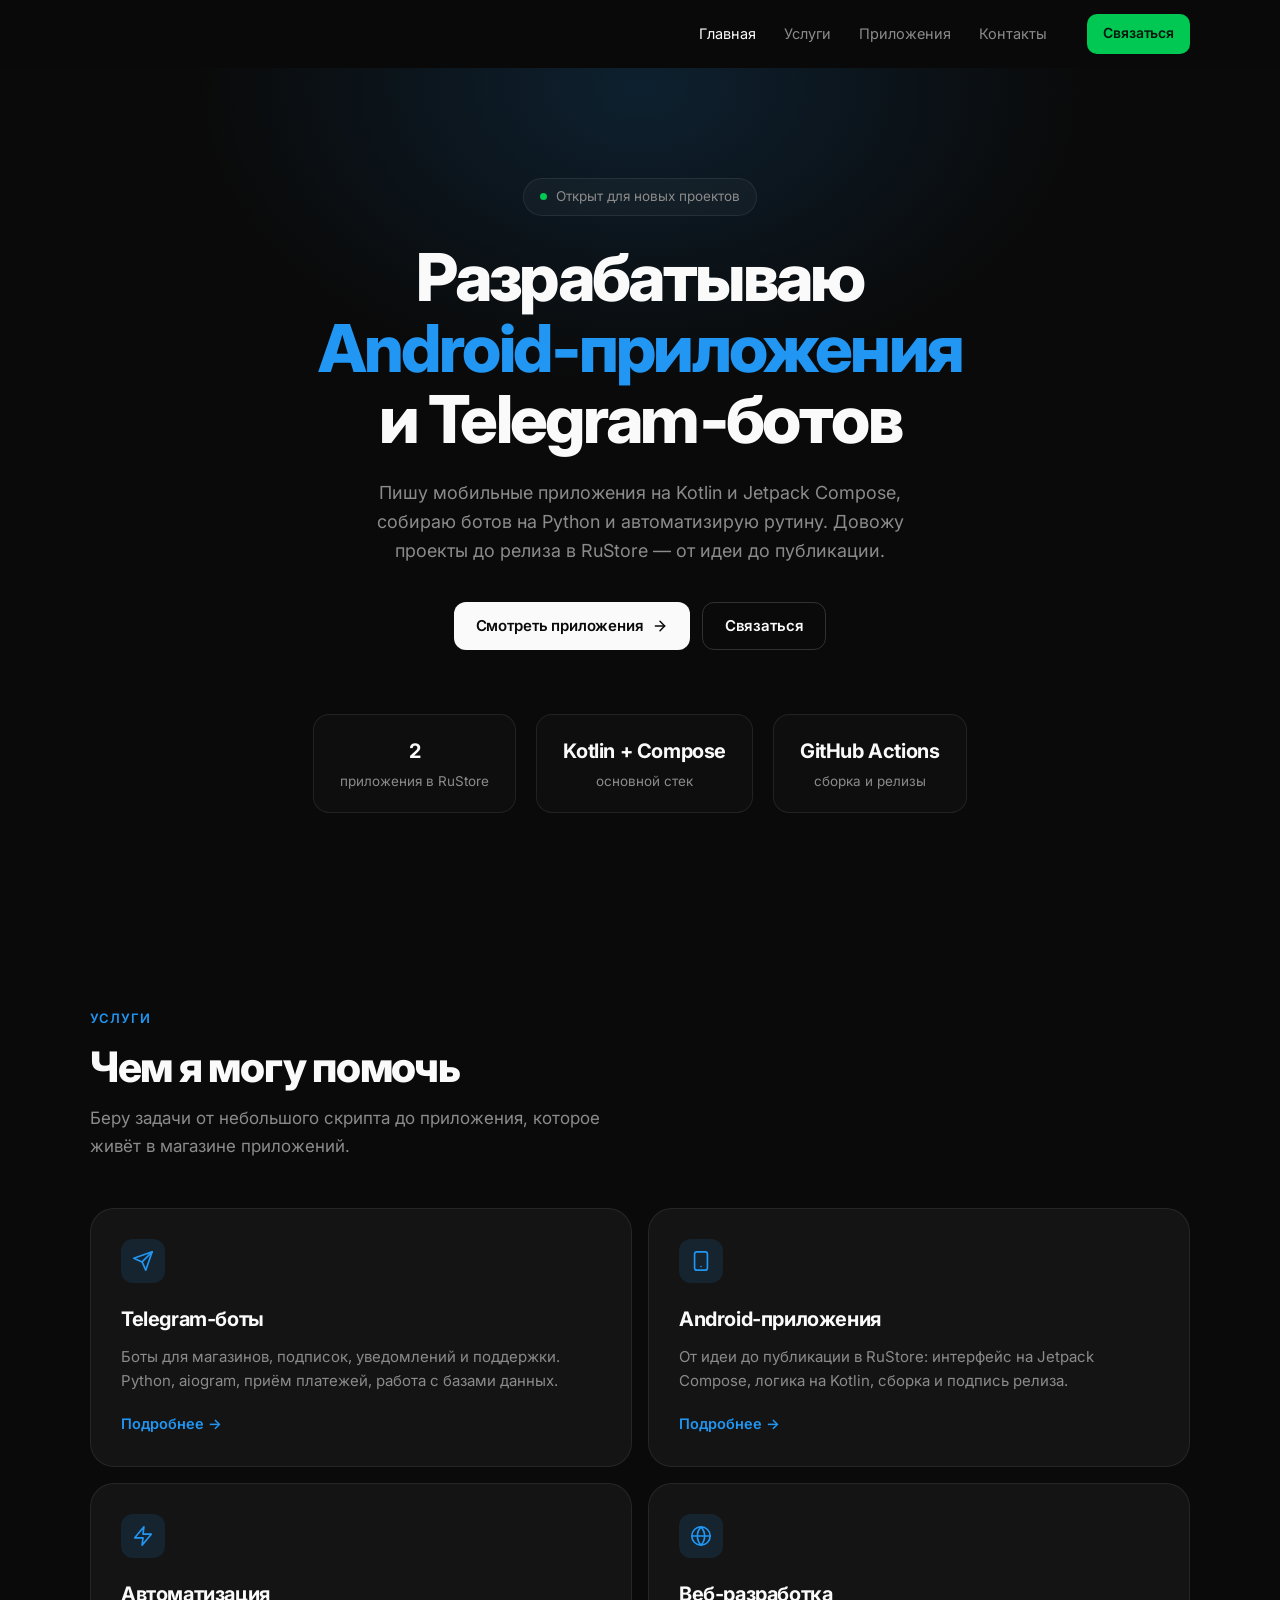
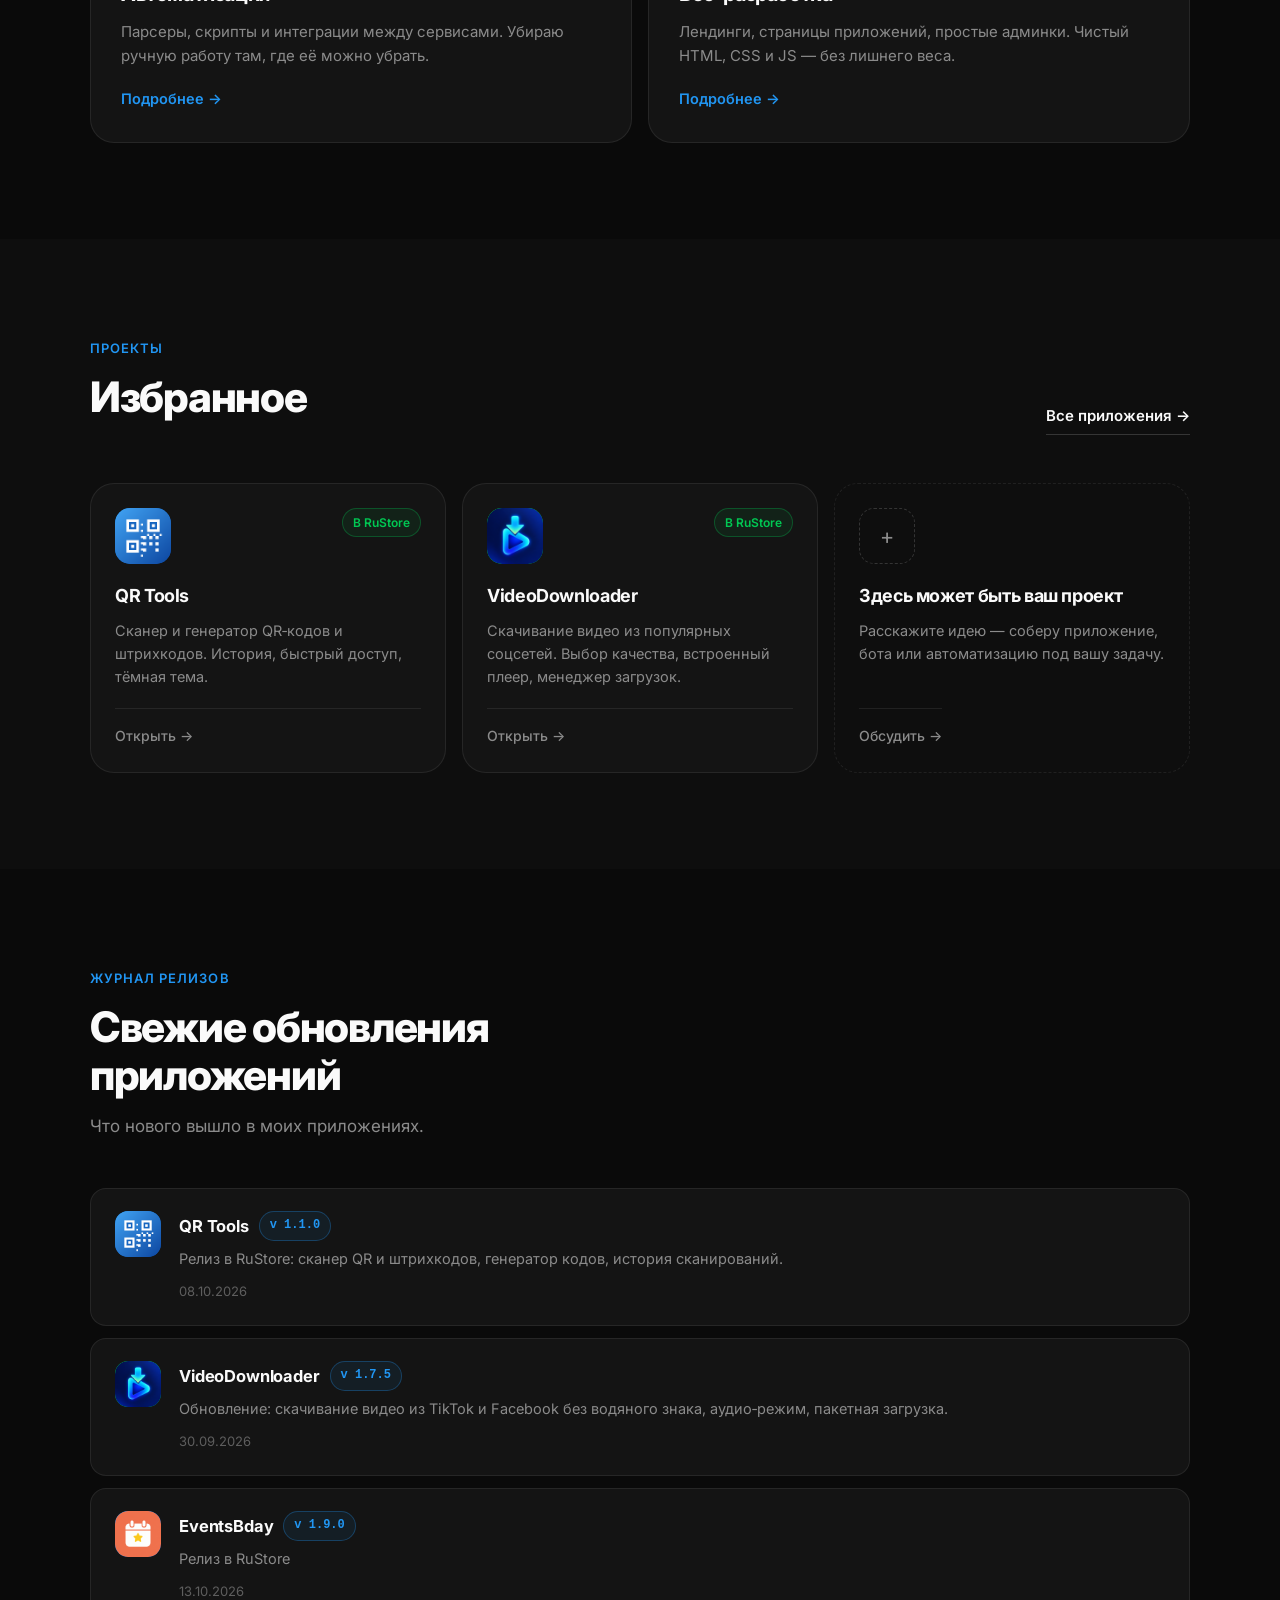
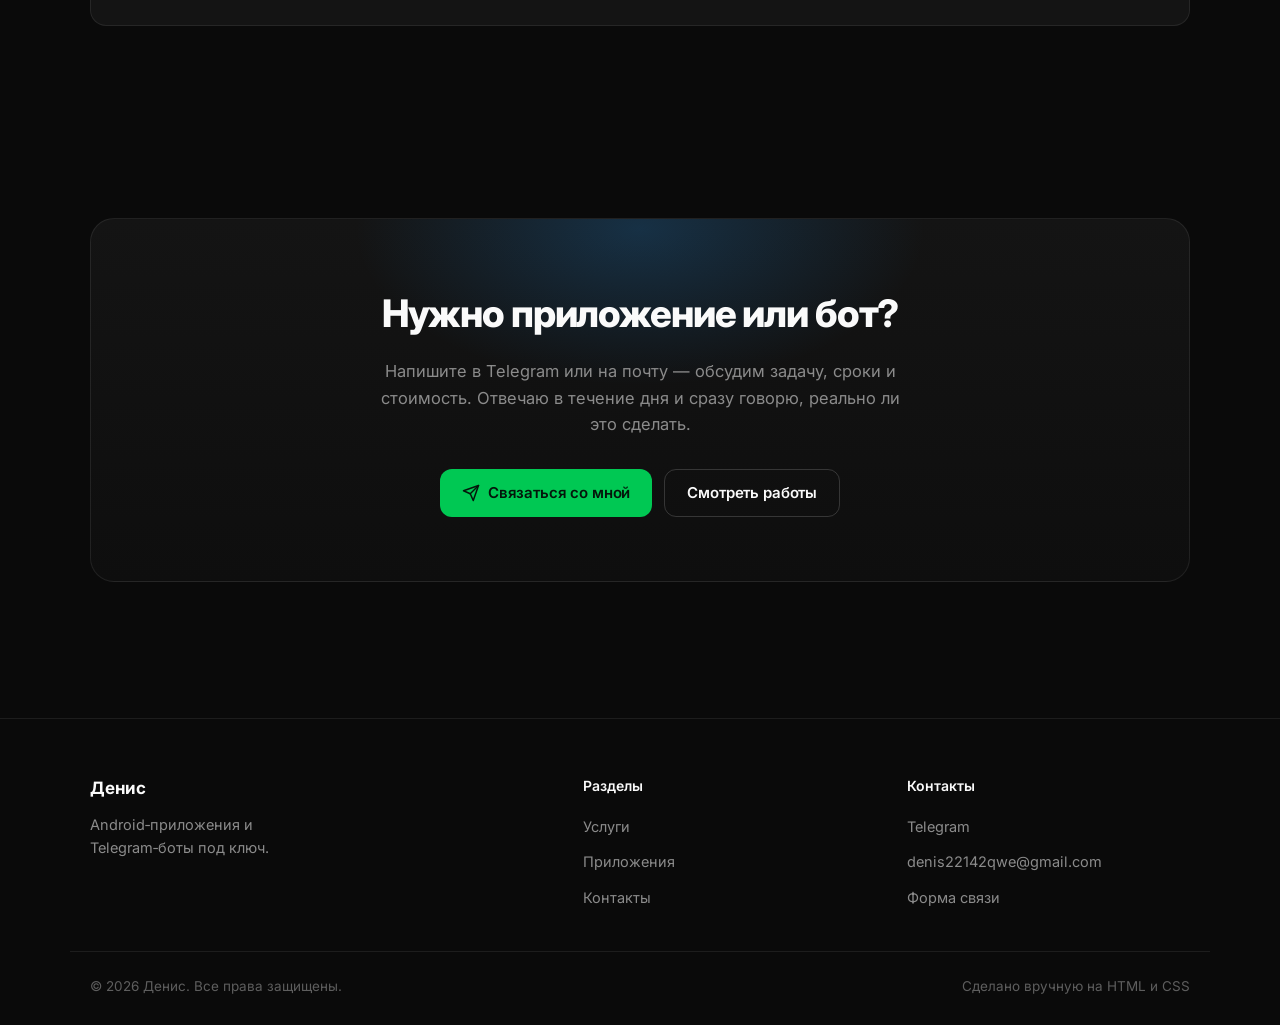
<file: index.html>
<!DOCTYPE html>
<html lang="ru">
<head>
<meta charset="UTF-8">
<meta name="viewport" content="width=device-width, initial-scale=1">
<meta name="theme-color" content="#0A0A0A">
<title>Денис — Android-разработчик и Telegram-боты</title>
<meta name="description" content="Разработка Android-приложений на Kotlin и Telegram-ботов на Python. Публикация в RuStore под ключ. Скачать APK и связаться напрямую.">
<meta name="keywords" content="android разработчик, telegram бот, kotlin, jetpack compose, python, rustore, разработка приложений, автоматизация">

<!-- Подтверждение прав в Яндекс.Вебмастере -->
<meta name="yandex-verification" content="f830a8790a39e8c9" />
  
<link rel="preconnect" href="https://fonts.googleapis.com">
<link rel="preconnect" href="https://fonts.gstatic.com" crossorigin>
<link href="https://fonts.googleapis.com/css2?family=Inter:wght@400;500;600;700;800&display=swap" rel="stylesheet">

<link rel="icon" href="data:image/svg+xml,<svg xmlns='http://www.w3.org/2000/svg' viewBox='0 0 100 100'><rect width='100' height='100' rx='24' fill='%232196F3'/><text x='50' y='70' font-size='58' font-family='Arial' font-weight='bold' fill='white' text-anchor='middle'>Д</text></svg>">

<link rel="stylesheet" href="assets/css/style.css">
</head>
<body>

<!-- ==================== ШАПКА ==================== -->
<header class="header" id="header">
  <div class="container header__inner">

    <nav class="nav" id="nav">
      <ul class="nav__list">
        <li><a class="nav__link is-active" href="index.html">Главная</a></li>
        <li><a class="nav__link" href="services.html">Услуги</a></li>
        <li><a class="nav__link" href="apps.html">Приложения</a></li>
        <li><a class="nav__link" href="contacts.html">Контакты</a></li>
      </ul>
      <button class="btn btn--primary btn--sm nav__cta js-contact">Связаться</button>
    </nav>

    <button class="burger" id="burger" aria-label="Открыть меню" aria-expanded="false" aria-controls="nav">
      <span></span><span></span><span></span>
    </button>

  </div>
</header>

<main>

  <!-- ==================== HERO ==================== -->
  <section class="hero">
    <div class="container hero__inner">

      <div class="hero__badge reveal">
        <span class="dot"></span>
        Открыт для новых проектов
      </div>

      <h1 class="hero__title reveal" style="transition-delay:.06s">
        Разрабатываю <span class="text-accent">Android‑приложения</span><br>
        и Telegram‑ботов
      </h1>

      <p class="hero__subtitle reveal" style="transition-delay:.12s">
        Пишу мобильные приложения на Kotlin и Jetpack Compose, собираю ботов на Python
        и автоматизирую рутину. Довожу проекты до релиза в RuStore — от идеи до публикации.
      </p>

      <div class="hero__actions reveal" style="transition-delay:.18s">
        <a href="apps.html" class="btn btn--light">
          Смотреть приложения
          <svg width="16" height="16" viewBox="0 0 24 24" fill="none" stroke="currentColor" stroke-width="2.2" stroke-linecap="round" stroke-linejoin="round"><path d="M5 12h14"/><path d="m12 5 7 7-7 7"/></svg>
        </a>
        <button class="btn btn--ghost js-contact">Связаться</button>
      </div>

      <div class="hero__stats reveal" style="transition-delay:.24s">
        <div class="stat">
          <div class="stat__value">2</div>
          <div class="stat__label">приложения в RuStore</div>
        </div>
        <div class="stat">
          <div class="stat__value">Kotlin + Compose</div>
          <div class="stat__label">основной стек</div>
        </div>
        <div class="stat">
          <div class="stat__value">GitHub Actions</div>
          <div class="stat__label">сборка и релизы</div>
        </div>
      </div>

    </div>
  </section>

  <!-- ==================== УСЛУГИ ==================== -->
  <section class="section">
    <div class="container">

      <div class="section-head reveal">
        <span class="eyebrow">Услуги</span>
        <h2 class="section-title">Чем я могу помочь</h2>
        <p class="section-sub">Беру задачи от небольшого скрипта до приложения, которое живёт в магазине приложений.</p>
      </div>

      <div class="bento">

        <a href="services.html#bots" class="card reveal">
          <div class="card__icon">
            <svg viewBox="0 0 24 24" fill="none" stroke="currentColor" stroke-width="1.8" stroke-linecap="round" stroke-linejoin="round"><path d="M22 2 11 13"/><path d="M22 2 15 22l-4-9-9-4 20-7z"/></svg>
          </div>
          <h3 class="card__title">Telegram‑боты</h3>
          <p class="card__text">Боты для магазинов, подписок, уведомлений и поддержки. Python, aiogram, приём платежей, работа с базами данных.</p>
          <span class="card__link">Подробнее →</span>
        </a>

        <a href="services.html#android" class="card reveal" style="transition-delay:.08s">
          <div class="card__icon">
            <svg viewBox="0 0 24 24" fill="none" stroke="currentColor" stroke-width="1.8" stroke-linecap="round" stroke-linejoin="round"><rect x="5" y="2" width="14" height="20" rx="2.5"/><path d="M12 18h.01"/></svg>
          </div>
          <h3 class="card__title">Android‑приложения</h3>
          <p class="card__text">От идеи до публикации в RuStore: интерфейс на Jetpack Compose, логика на Kotlin, сборка и подпись релиза.</p>
          <span class="card__link">Подробнее →</span>
        </a>

        <a href="services.html#automation" class="card reveal" style="transition-delay:.16s">
          <div class="card__icon">
            <svg viewBox="0 0 24 24" fill="none" stroke="currentColor" stroke-width="1.8" stroke-linecap="round" stroke-linejoin="round"><polygon points="13 2 3 14 12 14 11 22 21 10 12 10 13 2"/></svg>
          </div>
          <h3 class="card__title">Автоматизация</h3>
          <p class="card__text">Парсеры, скрипты и интеграции между сервисами. Убираю ручную работу там, где её можно убрать.</p>
          <span class="card__link">Подробнее →</span>
        </a>

        <a href="services.html#web" class="card reveal" style="transition-delay:.24s">
          <div class="card__icon">
            <svg viewBox="0 0 24 24" fill="none" stroke="currentColor" stroke-width="1.8" stroke-linecap="round" stroke-linejoin="round"><circle cx="12" cy="12" r="10"/><path d="M2 12h20"/><path d="M12 2a15.3 15.3 0 0 1 4 10 15.3 15.3 0 0 1-4 10 15.3 15.3 0 0 1-4-10 15.3 15.3 0 0 1 4-10z"/></svg>
          </div>
          <h3 class="card__title">Веб‑разработка</h3>
          <p class="card__text">Лендинги, страницы приложений, простые админки. Чистый HTML, CSS и JS — без лишнего веса.</p>
          <span class="card__link">Подробнее →</span>
        </a>

      </div>
    </div>
  </section>

  <!-- ==================== ИЗБРАННЫЕ ПРОЕКТЫ ==================== -->
  <section class="section section--soft">
    <div class="container">

      <div class="section-head section-head--row reveal">
        <div>
          <span class="eyebrow">Проекты</span>
          <h2 class="section-title">Избранное</h2>
        </div>
        <a href="apps.html" class="link-arrow">Все приложения →</a>
      </div>

      <div class="grid grid--3">

        <a href="apps.html#qr-tools" class="app-card reveal">
          <div class="app-card__head">
            <div class="app-icon app-icon--qr">
              <img src="assets/img/apps/qr-tools/0.png" alt="QR Tools">
            </div>
            <span class="badge badge--green">В RuStore</span>
          </div>
          <h3 class="app-card__title">QR Tools</h3>
          <p class="app-card__text">Сканер и генератор QR‑кодов и штрихкодов. История, быстрый доступ, тёмная тема.</p>
          <div class="app-card__foot">
            <span class="app-card__more">Открыть →</span>
          </div>
        </a>

        <a href="apps.html#video-downloader" class="app-card reveal" style="transition-delay:.08s">
          <div class="app-card__head">
            <div class="app-icon app-icon--vd">
              <img src="assets/img/apps/video-downloader/0.png" alt="VideoDownloader">
            </div>
            <span class="badge badge--green">В RuStore</span>
          </div>
          <h3 class="app-card__title">VideoDownloader</h3>
          <p class="app-card__text">Скачивание видео из популярных соцсетей. Выбор качества, встроенный плеер, менеджер загрузок.</p>
          <div class="app-card__foot">
            <span class="app-card__more">Открыть →</span>
          </div>
        </a>

        <button class="app-card app-card--empty reveal js-contact" style="transition-delay:.16s">
          <div class="app-card__head">
            <div class="app-icon app-icon--empty">+</div>
          </div>
          <h3 class="app-card__title">Здесь может быть ваш проект</h3>
          <p class="app-card__text">Расскажите идею — соберу приложение, бота или автоматизацию под вашу задачу.</p>
          <div class="app-card__foot">
            <span class="app-card__more">Обсудить →</span>
          </div>
        </button>

      </div>
    </div>
  </section>

  <!-- ==================== СВЕЖИЕ ОБНОВЛЕНИЯ ==================== -->
  <section class="section">
    <div class="container">

      <div class="section-head reveal">
        <span class="eyebrow">Журнал релизов</span>
        <h2 class="section-title">Свежие обновления приложений</h2>
        <p class="section-sub">Что нового вышло в моих приложениях.</p>
      </div>

      <div class="updates">

        <article class="update reveal">
          <div class="app-icon app-icon--qr app-icon--sm">
            <img src="assets/img/apps/qr-tools/0.png" alt="">
          </div>
          <div class="update__body">
            <div class="update__top">
              <h3 class="update__title">QR Tools</h3>
              <span class="badge badge--version">v 1.1.0</span>
            </div>
            <p class="update__text">Релиз в RuStore: сканер QR и штрихкодов, генератор кодов, история сканирований.</p>
            <time class="update__date">08.10.2026</time>
          </div>
        </article>

        <article class="update reveal" style="transition-delay:.08s">
          <div class="app-icon app-icon--vd app-icon--sm">
            <img src="assets/img/apps/video-downloader/0.png" alt="">
          </div>
          <div class="update__body">
            <div class="update__top">
              <h3 class="update__title">VideoDownloader</h3>
              <span class="badge badge--version">v 1.7.5</span>
            </div>
            <p class="update__text">Обновление: скачивание видео из TikTok и Facebook без водяного знака, аудио‑режим, пакетная загрузка.</p>
            <time class="update__date">30.09.2026</time>
          </div>
        </article>

        <article class="update reveal">
          <div class="app-icon app-icon--qr app-icon--sm">
            <img src="assets/img/apps/EventsBday/0.png" alt="">
          </div>
          <div class="update__body">
            <div class="update__top">
              <h3 class="update__title">EventsBday</h3>
              <span class="badge badge--version">v 1.9.0</span>
            </div>
            <p class="update__text">Релиз в RuStore</p>
            <time class="update__date">13.10.2026</time>
          </div>
        </article>

      </div>
    </div>
  </section>

  <!-- ==================== CTA ==================== -->
  <section class="section">
    <div class="container">
      <div class="cta reveal">
        <div class="cta__glow"></div>
        <h2 class="cta__title">Нужно приложение или бот?</h2>
        <p class="cta__text">
          Напишите в Telegram или на почту — обсудим задачу, сроки и стоимость.
          Отвечаю в течение дня и сразу говорю, реально ли это сделать.
        </p>
        <div class="cta__actions">
          <button class="btn btn--primary js-contact">
            <svg width="18" height="18" viewBox="0 0 24 24" fill="none" stroke="currentColor" stroke-width="2" stroke-linecap="round" stroke-linejoin="round"><path d="M22 2 11 13"/><path d="M22 2 15 22l-4-9-9-4 20-7z"/></svg>
            Связаться со мной
          </button>
          <a href="apps.html" class="btn btn--ghost">Смотреть работы</a>
        </div>
      </div>
    </div>
  </section>

</main>

<!-- ==================== ПОДВАЛ ==================== -->
<footer class="footer">
  <div class="container footer__inner">

    <div class="footer__col">
      <div class="footer__brand">Денис</div>
      <p class="footer__desc">Android‑приложения и Telegram‑боты под ключ.</p>
    </div>

    <div class="footer__col">
      <h4 class="footer__title">Разделы</h4>
      <ul class="footer__list">
        <li><a href="services.html">Услуги</a></li>
        <li><a href="apps.html">Приложения</a></li>
        <li><a href="contacts.html">Контакты</a></li>
      </ul>
    </div>

    <div class="footer__col">
      <h4 class="footer__title">Контакты</h4>
      <ul class="footer__list">
        <li><a href="https://t.me/Lucifer_Denicca_22142" target="_blank" rel="noopener">Telegram</a></li>
        <li><a href="mailto:denis22142qwe@gmail.com">denis22142qwe@gmail.com</a></li>
        <li><a href="contacts.html">Форма связи</a></li>
      </ul>
    </div>

  </div>

  <div class="container footer__bottom">
    <span>© <span id="year">2025</span> Денис. Все права защищены.</span>
    <span class="footer__made">Сделано вручную на HTML и CSS</span>
  </div>
</footer>

<!-- ==================== МОДАЛКА КОНТАКТОВ ==================== -->
<div class="modal" id="contactModal" aria-hidden="true">
  <div class="modal__overlay" data-close></div>
  <div class="modal__panel" role="dialog" aria-modal="true" aria-labelledby="contactModalTitle">
    <button class="modal__close" data-close aria-label="Закрыть">
      <svg width="18" height="18" viewBox="0 0 24 24" fill="none" stroke="currentColor" stroke-width="2" stroke-linecap="round" stroke-linejoin="round"><path d="M18 6 6 18"/><path d="m6 6 12 12"/></svg>
    </button>

    <h3 class="modal__title" id="contactModalTitle">Связаться со мной</h3>
    <p class="modal__text">Выберите удобный способ — отвечу в течение дня.</p>

    <div class="contact-grid">

      <a href="https://t.me/Lucifer_Denicca_22142" target="_blank" rel="noopener" class="contact-item">
        <div class="contact-item__icon contact-item__icon--tg">
          <svg viewBox="0 0 24 24" fill="currentColor"><path d="M9.78 18.65l.28-4.23 7.68-6.92c.34-.31-.07-.46-.52-.19L7.74 13.3 3.64 12c-.88-.25-.89-.86.2-1.3l15.97-6.16c.73-.33 1.43.18 1.15 1.3l-2.72 12.81c-.19.91-.74 1.13-1.5.71L12.6 16.3l-1.99 1.93c-.23.23-.42.42-.83.42z"/></svg>
        </div>
        <div>
          <div class="contact-item__name">Telegram</div>
          <div class="contact-item__value">@Lucifer_Denicca_22142</div>
        </div>
      </a>

      <a href="mailto:denis22142qwe@gmail.com" class="contact-item">
        <div class="contact-item__icon contact-item__icon--email">
          <svg viewBox="0 0 24 24" fill="none" stroke="currentColor" stroke-width="2" stroke-linecap="round" stroke-linejoin="round"><rect x="2" y="4" width="20" height="16" rx="2"/><path d="m22 7-10 7L2 7"/></svg>
        </div>
        <div>
          <div class="contact-item__name">Email</div>
          <div class="contact-item__value">denis22142qwe@gmail.com</div>
        </div>
      </a>

      <a href="https://vk.ru/lucifer_22142" target="_blank" rel="noopener" class="contact-item">
        <div class="contact-item__icon contact-item__icon--vk">VK</div>
        <div>
          <div class="contact-item__name">ВКонтакте</div>
          <div class="contact-item__value">vk.ru/lucifer_22142</div>
        </div>
      </a>

      <a href="viber://chat?number=%2B375295817109" class="contact-item">
        <div class="contact-item__icon contact-item__icon--viber">
          <svg viewBox="0 0 24 24" fill="currentColor"><path d="M12 1C6.5 1 2 5.1 2 10.2c0 2.9 1.5 5.5 3.9 7.2v3.3c0 .7.8 1.1 1.4.7l3.4-2.3c.4.1.9.1 1.3.1 5.5 0 10-4.1 10-9.2S17.5 1 12 1zm3.6 12.6c-.3.8-1.6 1.5-2.2 1.6-.6.1-1.3.2-4-1-2.7-1.2-4.4-4-4.6-4.2-.1-.2-1-1.3-1-2.5s.6-1.8.9-2c.3-.3.6-.3.8-.3h.6c.2 0 .4 0 .6.5l.8 2c.1.2.1.4 0 .5l-.3.5-.4.5c-.1.1-.3.3-.1.6.2.3.8 1.3 1.7 2.1 1.1 1 2.1 1.3 2.4 1.5.3.1.5.1.7-.1l.9-1c.2-.3.5-.2.7-.1l2 .9c.3.1.5.2.6.3.1.1.1.5-.1 1.3z"/></svg>
        </div>
        <div>
          <div class="contact-item__name">Viber</div>
          <div class="contact-item__value">+375 29 581‑71‑09</div>
        </div>
      </a>

    </div>
  </div>
</div>

<script src="assets/js/main.js"></script>
</body>
</html>
</file>
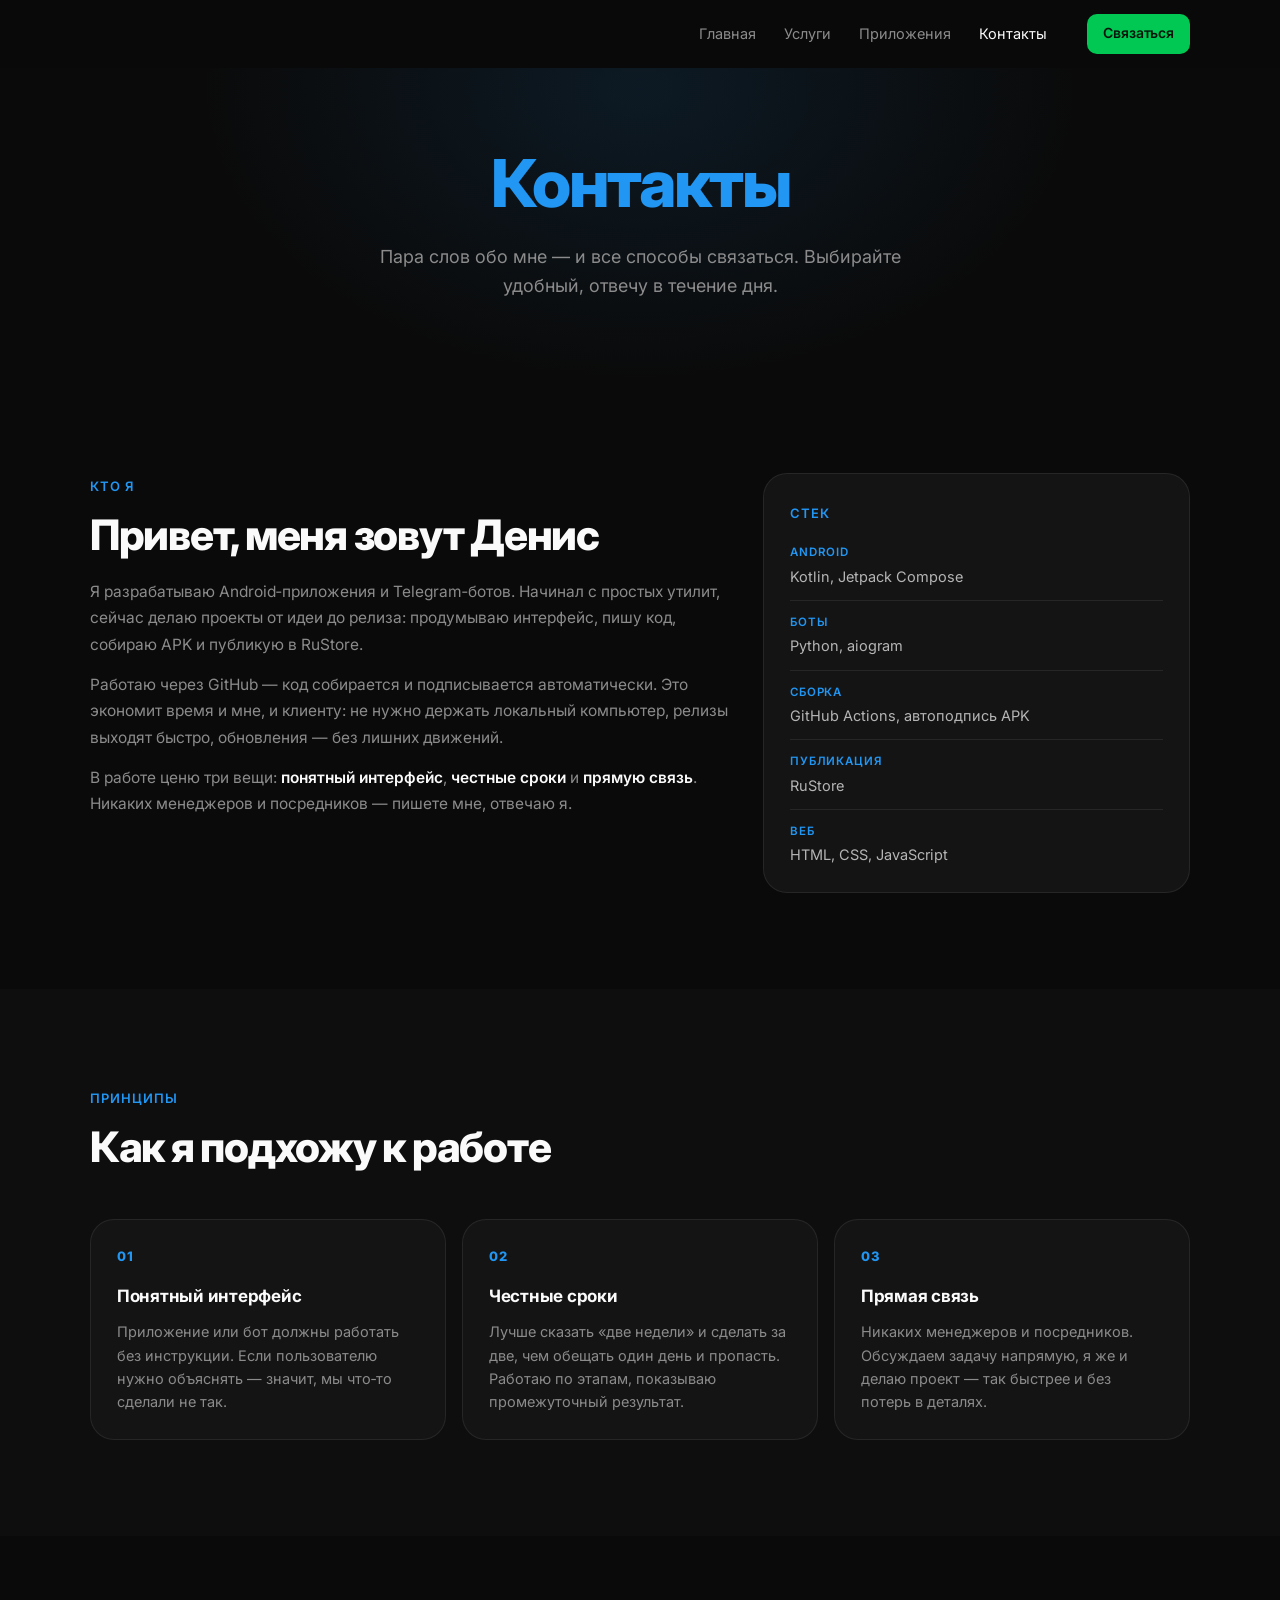
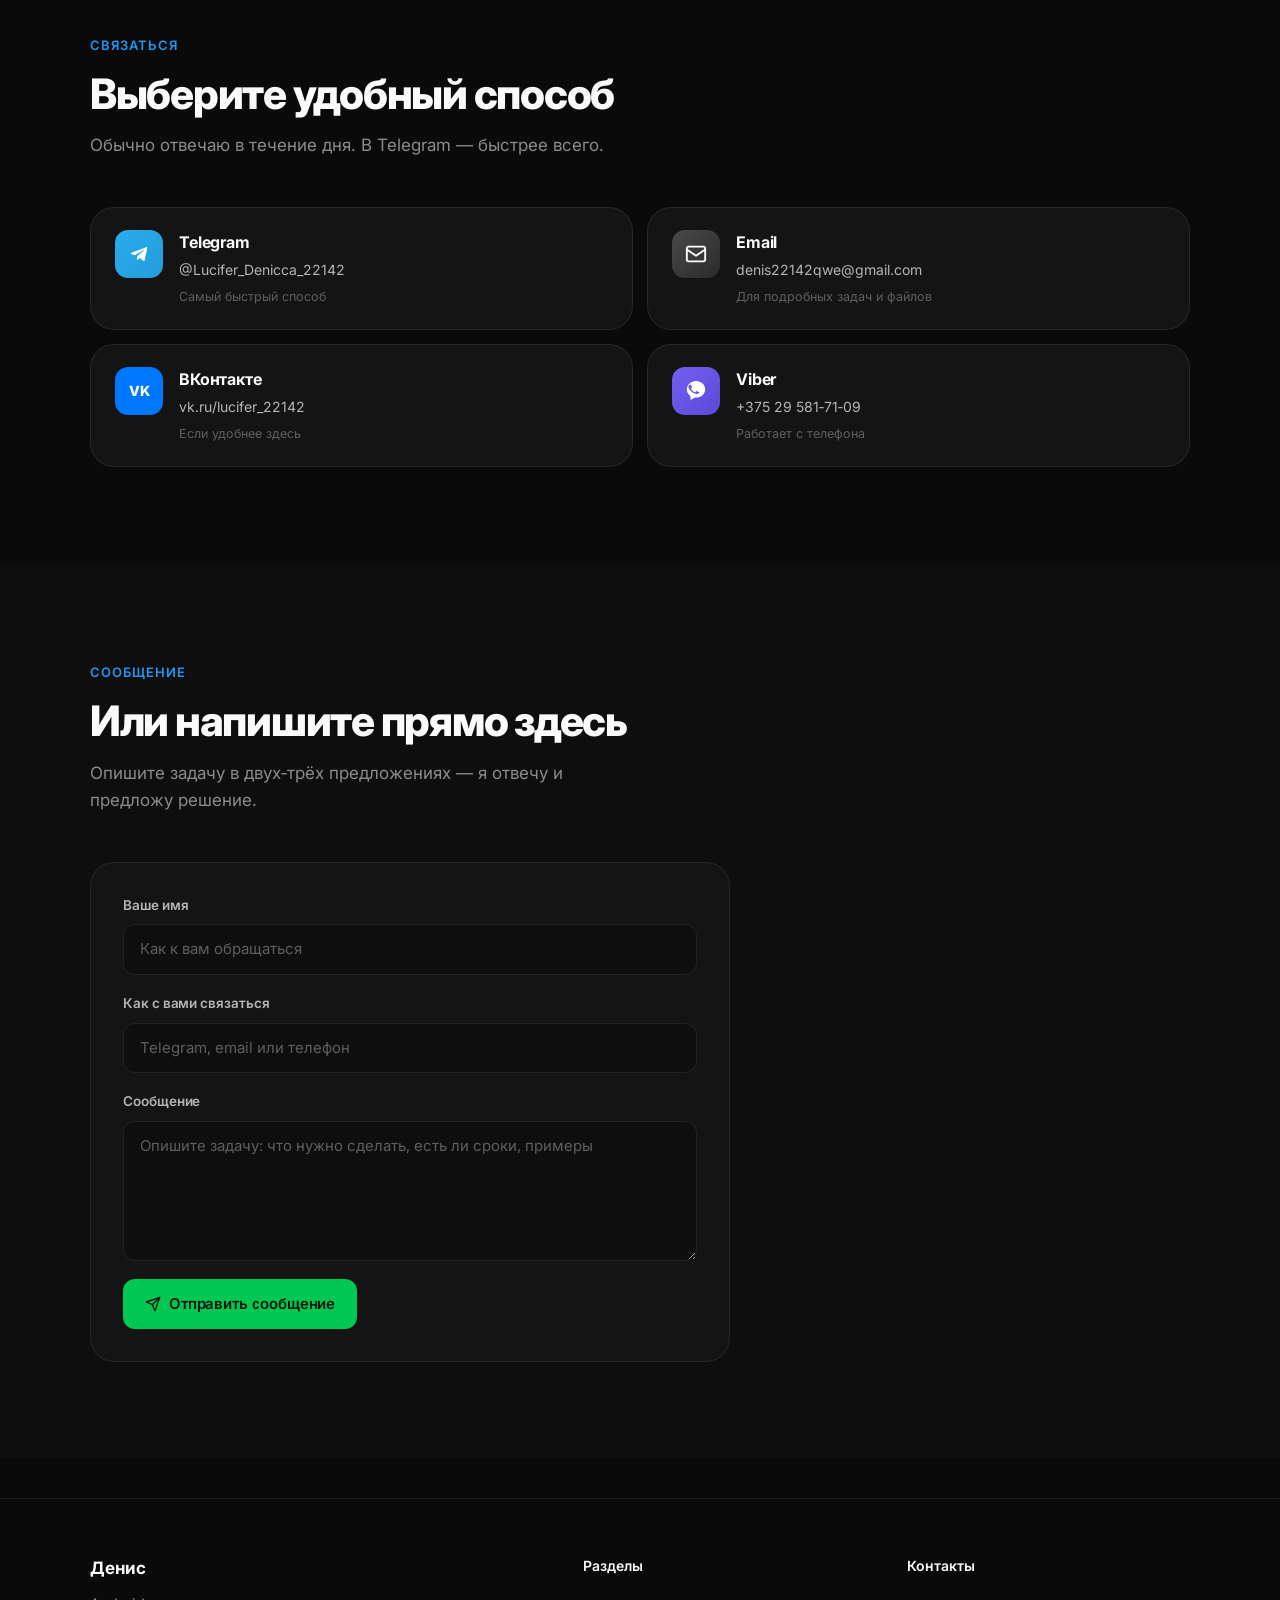
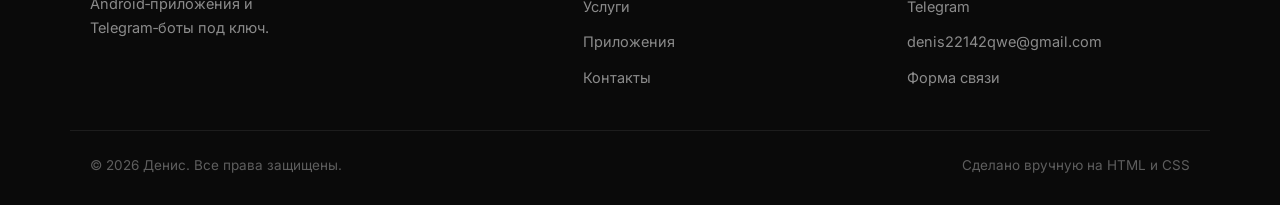
<file: contacts.html>
<!DOCTYPE html>
<html lang="ru">
<head>
<meta charset="UTF-8">
<meta name="viewport" content="width=device-width, initial-scale=1">
<meta name="theme-color" content="#0A0A0A">
<title>Контакты — Денис</title>
<meta name="description" content="Связаться с разработчиком Android-приложений и Telegram-ботов. Telegram, Email, ВКонтакте, Viber. Отвечу в течение дня.">
<meta name="keywords" content="контакты разработчика, связаться с разработчиком, telegram разработчик">

<link rel="preconnect" href="https://fonts.googleapis.com">
<link rel="preconnect" href="https://fonts.gstatic.com" crossorigin>
<link href="https://fonts.googleapis.com/css2?family=Inter:wght@400;500;600;700;800&display=swap" rel="stylesheet">

<link rel="icon" href="data:image/svg+xml,<svg xmlns='http://www.w3.org/2000/svg' viewBox='0 0 100 100'><rect width='100' height='100' rx='24' fill='%232196F3'/><text x='50' y='70' font-size='58' font-family='Arial' font-weight='bold' fill='white' text-anchor='middle'>Д</text></svg>">

<link rel="stylesheet" href="assets/css/style.css">
</head>
<body>

<!-- ==================== ШАПКА ==================== -->
<header class="header" id="header">
  <div class="container header__inner">

    <nav class="nav" id="nav">
      <ul class="nav__list">
        <li><a class="nav__link" href="index.html">Главная</a></li>
        <li><a class="nav__link" href="services.html">Услуги</a></li>
        <li><a class="nav__link" href="apps.html">Приложения</a></li>
        <li><a class="nav__link is-active" href="contacts.html">Контакты</a></li>
      </ul>
      <button class="btn btn--primary btn--sm nav__cta js-contact">Связаться</button>
    </nav>

    <button class="burger" id="burger" aria-label="Открыть меню" aria-expanded="false" aria-controls="nav">
      <span></span><span></span><span></span>
    </button>

  </div>
</header>

<main>

  <!-- ==================== HERO ==================== -->
  <section class="hero hero--page">
    <div class="container hero__inner">

      <h1 class="hero__title reveal">
        <span class="text-accent">Контакты</span>
      </h1>

      <p class="hero__subtitle reveal" style="transition-delay:.06s">
        Пара слов обо мне — и все способы связаться. Выбирайте удобный,
        отвечу в течение дня.
      </p>

    </div>
  </section>

  <!-- ==================== ОБО МНЕ ==================== -->
  <section class="section">
    <div class="container">

      <div class="bio-grid">

        <div class="bio-text reveal">
          <span class="eyebrow">Кто я</span>
          <h2 class="section-title">Привет, меня зовут Денис</h2>
          <p>
            Я разрабатываю Android‑приложения и Telegram‑ботов. Начинал с простых утилит,
            сейчас делаю проекты от идеи до релиза: продумываю интерфейс, пишу код,
            собираю APK и публикую в RuStore.
          </p>
          <p>
            Работаю через GitHub — код собирается и подписывается автоматически.
            Это экономит время и мне, и клиенту: не нужно держать локальный компьютер,
            релизы выходят быстро, обновления — без лишних движений.
          </p>
          <p>
            В работе ценю три вещи: <strong>понятный интерфейс</strong>,
            <strong>честные сроки</strong> и <strong>прямую связь</strong>.
            Никаких менеджеров и посредников — пишете мне, отвечаю я.
          </p>
        </div>

        <aside class="stack-card reveal" style="transition-delay:.08s">
          <div class="stack-card__head">
            <span class="eyebrow">Стек</span>
          </div>
          <ul class="stack-list">
            <li>
              <span class="stack-list__tag">Android</span>
              <span class="stack-list__text">Kotlin, Jetpack Compose</span>
            </li>
            <li>
              <span class="stack-list__tag">Боты</span>
              <span class="stack-list__text">Python, aiogram</span>
            </li>
            <li>
              <span class="stack-list__tag">Сборка</span>
              <span class="stack-list__text">GitHub Actions, автоподпись APK</span>
            </li>
            <li>
              <span class="stack-list__tag">Публикация</span>
              <span class="stack-list__text">RuStore</span>
            </li>
            <li>
              <span class="stack-list__tag">Веб</span>
              <span class="stack-list__text">HTML, CSS, JavaScript</span>
            </li>
          </ul>
        </aside>

      </div>

    </div>
  </section>

  <!-- ==================== ПРИНЦИПЫ ==================== -->
  <section class="section section--soft">
    <div class="container">

      <div class="section-head reveal">
        <span class="eyebrow">Принципы</span>
        <h2 class="section-title">Как я подхожу к работе</h2>
      </div>

      <div class="principles">

        <article class="principle reveal">
          <div class="principle__num">01</div>
          <h3 class="principle__title">Понятный интерфейс</h3>
          <p class="principle__text">Приложение или бот должны работать без инструкции. Если пользователю нужно объяснять — значит, мы что‑то сделали не так.</p>
        </article>

        <article class="principle reveal" style="transition-delay:.08s">
          <div class="principle__num">02</div>
          <h3 class="principle__title">Честные сроки</h3>
          <p class="principle__text">Лучше сказать «две недели» и сделать за две, чем обещать один день и пропасть. Работаю по этапам, показываю промежуточный результат.</p>
        </article>

        <article class="principle reveal" style="transition-delay:.16s">
          <div class="principle__num">03</div>
          <h3 class="principle__title">Прямая связь</h3>
          <p class="principle__text">Никаких менеджеров и посредников. Обсуждаем задачу напрямую, я же и делаю проект — так быстрее и без потерь в деталях.</p>
        </article>

      </div>
    </div>
  </section>

  <!-- ==================== КОНТАКТЫ ==================== -->
  <section class="section">
    <div class="container">

      <div class="section-head reveal">
        <span class="eyebrow">Связаться</span>
        <h2 class="section-title">Выберите удобный способ</h2>
        <p class="section-sub">Обычно отвечаю в течение дня. В Telegram — быстрее всего.</p>
      </div>

      <div class="contact-cards">

        <a href="https://t.me/Lucifer_Denicca_22142" target="_blank" rel="noopener" class="contact-card reveal">
          <div class="contact-card__icon contact-card__icon--tg">
            <svg viewBox="0 0 24 24" fill="currentColor"><path d="M9.78 18.65l.28-4.23 7.68-6.92c.34-.31-.07-.46-.52-.19L7.74 13.3 3.64 12c-.88-.25-.89-.86.2-1.3l15.97-6.16c.73-.33 1.43.18 1.15 1.3l-2.72 12.81c-.19.91-.74 1.13-1.5.71L12.6 16.3l-1.99 1.93c-.23.23-.42.42-.83.42z"/></svg>
          </div>
          <div class="contact-card__body">
            <div class="contact-card__name">Telegram</div>
            <div class="contact-card__value">@Lucifer_Denicca_22142</div>
            <div class="contact-card__hint">Самый быстрый способ</div>
          </div>
        </a>

        <a href="mailto:denis22142qwe@gmail.com" class="contact-card reveal" style="transition-delay:.06s">
          <div class="contact-card__icon contact-card__icon--email">
            <svg viewBox="0 0 24 24" fill="none" stroke="currentColor" stroke-width="2" stroke-linecap="round" stroke-linejoin="round"><rect x="2" y="4" width="20" height="16" rx="2"/><path d="m22 7-10 7L2 7"/></svg>
          </div>
          <div class="contact-card__body">
            <div class="contact-card__name">Email</div>
            <div class="contact-card__value">denis22142qwe@gmail.com</div>
            <div class="contact-card__hint">Для подробных задач и файлов</div>
          </div>
        </a>

        <a href="https://vk.ru/lucifer_22142" target="_blank" rel="noopener" class="contact-card reveal" style="transition-delay:.12s">
          <div class="contact-card__icon contact-card__icon--vk">VK</div>
          <div class="contact-card__body">
            <div class="contact-card__name">ВКонтакте</div>
            <div class="contact-card__value">vk.ru/lucifer_22142</div>
            <div class="contact-card__hint">Если удобнее здесь</div>
          </div>
        </a>

        <a href="viber://chat?number=%2B375295817109" class="contact-card reveal" style="transition-delay:.18s">
          <div class="contact-card__icon contact-card__icon--viber">
            <svg viewBox="0 0 24 24" fill="currentColor"><path d="M12 1C6.5 1 2 5.1 2 10.2c0 2.9 1.5 5.5 3.9 7.2v3.3c0 .7.8 1.1 1.4.7l3.4-2.3c.4.1.9.1 1.3.1 5.5 0 10-4.1 10-9.2S17.5 1 12 1zm3.6 12.6c-.3.8-1.6 1.5-2.2 1.6-.6.1-1.3.2-4-1-2.7-1.2-4.4-4-4.6-4.2-.1-.2-1-1.3-1-2.5s.6-1.8.9-2c.3-.3.6-.3.8-.3h.6c.2 0 .4 0 .6.5l.8 2c.1.2.1.4 0 .5l-.3.5-.4.5c-.1.1-.3.3-.1.6.2.3.8 1.3 1.7 2.1 1.1 1 2.1 1.3 2.4 1.5.3.1.5.1.7-.1l.9-1c.2-.3.5-.2.7-.1l2 .9c.3.1.5.2.6.3.1.1.1.5-.1 1.3z"/></svg>
          </div>
          <div class="contact-card__body">
            <div class="contact-card__name">Viber</div>
            <div class="contact-card__value">+375 29 581‑71‑09</div>
            <div class="contact-card__hint">Работает с телефона</div>
          </div>
        </a>

      </div>
    </div>
  </section>

  <!-- ==================== ФОРМА ==================== -->
  <section class="section section--soft">
    <div class="container">

      <div class="section-head reveal">
        <span class="eyebrow">Сообщение</span>
        <h2 class="section-title">Или напишите прямо здесь</h2>
        <p class="section-sub">Опишите задачу в двух‑трёх предложениях — я отвечу и предложу решение.</p>
      </div>

      <form class="contact-form reveal"
            action="https://formsubmit.co/denis22142qwe@gmail.com"
            method="POST">

        <!-- Скрытые поля FormSubmit -->
        <input type="text" name="_honey" style="display:none">
        <input type="hidden" name="_captcha" value="false">
        <input type="hidden" name="_subject" value="Заявка с сайта">
        <input type="hidden" name="_template" value="table">

        <div class="contact-form__row">
          <label for="cf-name">Ваше имя</label>
          <input id="cf-name" type="text" name="name" placeholder="Как к вам обращаться" required>
        </div>

        <div class="contact-form__row">
          <label for="cf-contact">Как с вами связаться</label>
          <input id="cf-contact" type="text" name="contact" placeholder="Telegram, email или телефон" required>
        </div>

        <div class="contact-form__row">
          <label for="cf-message">Сообщение</label>
          <textarea id="cf-message" name="message" rows="5" placeholder="Опишите задачу: что нужно сделать, есть ли сроки, примеры" required></textarea>
        </div>

        <button type="submit" class="btn btn--primary contact-form__submit">
          <svg width="16" height="16" viewBox="0 0 24 24" fill="none" stroke="currentColor" stroke-width="2" stroke-linecap="round" stroke-linejoin="round"><path d="M22 2 11 13"/><path d="M22 2 15 22l-4-9-9-4 20-7z"/></svg>
          Отправить сообщение
        </button>

      </form>

    </div>
  </section>

</main>

<!-- ==================== ПОДВАЛ ==================== -->
<footer class="footer">
  <div class="container footer__inner">

    <div class="footer__col">
      <div class="footer__brand">Денис</div>
      <p class="footer__desc">Android‑приложения и Telegram‑боты под ключ.</p>
    </div>

    <div class="footer__col">
      <h4 class="footer__title">Разделы</h4>
      <ul class="footer__list">
        <li><a href="services.html">Услуги</a></li>
        <li><a href="apps.html">Приложения</a></li>
        <li><a href="contacts.html">Контакты</a></li>
      </ul>
    </div>

    <div class="footer__col">
      <h4 class="footer__title">Контакты</h4>
      <ul class="footer__list">
        <li><a href="https://t.me/Lucifer_Denicca_22142" target="_blank" rel="noopener">Telegram</a></li>
        <li><a href="mailto:denis22142qwe@gmail.com">denis22142qwe@gmail.com</a></li>
        <li><a href="contacts.html">Форма связи</a></li>
      </ul>
    </div>

  </div>

  <div class="container footer__bottom">
    <span>© <span id="year">2025</span> Денис. Все права защищены.</span>
    <span class="footer__made">Сделано вручную на HTML и CSS</span>
  </div>
</footer>

<!-- ==================== МОДАЛКА КОНТАКТОВ ==================== -->
<div class="modal" id="contactModal" aria-hidden="true">
  <div class="modal__overlay" data-close></div>
  <div class="modal__panel" role="dialog" aria-modal="true" aria-labelledby="contactModalTitle">
    <button class="modal__close" data-close aria-label="Закрыть">
      <svg width="18" height="18" viewBox="0 0 24 24" fill="none" stroke="currentColor" stroke-width="2" stroke-linecap="round" stroke-linejoin="round"><path d="M18 6 6 18"/><path d="m6 6 12 12"/></svg>
    </button>

    <h3 class="modal__title" id="contactModalTitle">Связаться со мной</h3>
    <p class="modal__text">Выберите удобный способ — отвечу в течение дня.</p>

    <div class="contact-grid">

      <a href="https://t.me/Lucifer_Denicca_22142" target="_blank" rel="noopener" class="contact-item">
        <div class="contact-item__icon contact-item__icon--tg">
          <svg viewBox="0 0 24 24" fill="currentColor"><path d="M9.78 18.65l.28-4.23 7.68-6.92c.34-.31-.07-.46-.52-.19L7.74 13.3 3.64 12c-.88-.25-.89-.86.2-1.3l15.97-6.16c.73-.33 1.43.18 1.15 1.3l-2.72 12.81c-.19.91-.74 1.13-1.5.71L12.6 16.3l-1.99 1.93c-.23.23-.42.42-.83.42z"/></svg>
        </div>
        <div>
          <div class="contact-item__name">Telegram</div>
          <div class="contact-item__value">@Lucifer_Denicca_22142</div>
        </div>
      </a>

      <a href="mailto:denis22142qwe@gmail.com" class="contact-item">
        <div class="contact-item__icon contact-item__icon--email">
          <svg viewBox="0 0 24 24" fill="none" stroke="currentColor" stroke-width="2" stroke-linecap="round" stroke-linejoin="round"><rect x="2" y="4" width="20" height="16" rx="2"/><path d="m22 7-10 7L2 7"/></svg>
        </div>
        <div>
          <div class="contact-item__name">Email</div>
          <div class="contact-item__value">denis22142qwe@gmail.com</div>
        </div>
      </a>

      <a href="https://vk.ru/lucifer_22142" target="_blank" rel="noopener" class="contact-item">
        <div class="contact-item__icon contact-item__icon--vk">VK</div>
        <div>
          <div class="contact-item__name">ВКонтакте</div>
          <div class="contact-item__value">vk.ru/lucifer_22142</div>
        </div>
      </a>

      <a href="viber://chat?number=%2B375295817109" class="contact-item">
        <div class="contact-item__icon contact-item__icon--viber">
          <svg viewBox="0 0 24 24" fill="currentColor"><path d="M12 1C6.5 1 2 5.1 2 10.2c0 2.9 1.5 5.5 3.9 7.2v3.3c0 .7.8 1.1 1.4.7l3.4-2.3c.4.1.9.1 1.3.1 5.5 0 10-4.1 10-9.2S17.5 1 12 1zm3.6 12.6c-.3.8-1.6 1.5-2.2 1.6-.6.1-1.3.2-4-1-2.7-1.2-4.4-4-4.6-4.2-.1-.2-1-1.3-1-2.5s.6-1.8.9-2c.3-.3.6-.3.8-.3h.6c.2 0 .4 0 .6.5l.8 2c.1.2.1.4 0 .5l-.3.5-.4.5c-.1.1-.3.3-.1.6.2.3.8 1.3 1.7 2.1 1.1 1 2.1 1.3 2.4 1.5.3.1.5.1.7-.1l.9-1c.2-.3.5-.2.7-.1l2 .9c.3.1.5.2.6.3.1.1.1.5-.1 1.3z"/></svg>
        </div>
        <div>
          <div class="contact-item__name">Viber</div>
          <div class="contact-item__value">+375 29 581‑71‑09</div>
        </div>
      </a>

    </div>
  </div>
</div>

<script src="assets/js/main.js"></script>
</body>
</html>
</file>
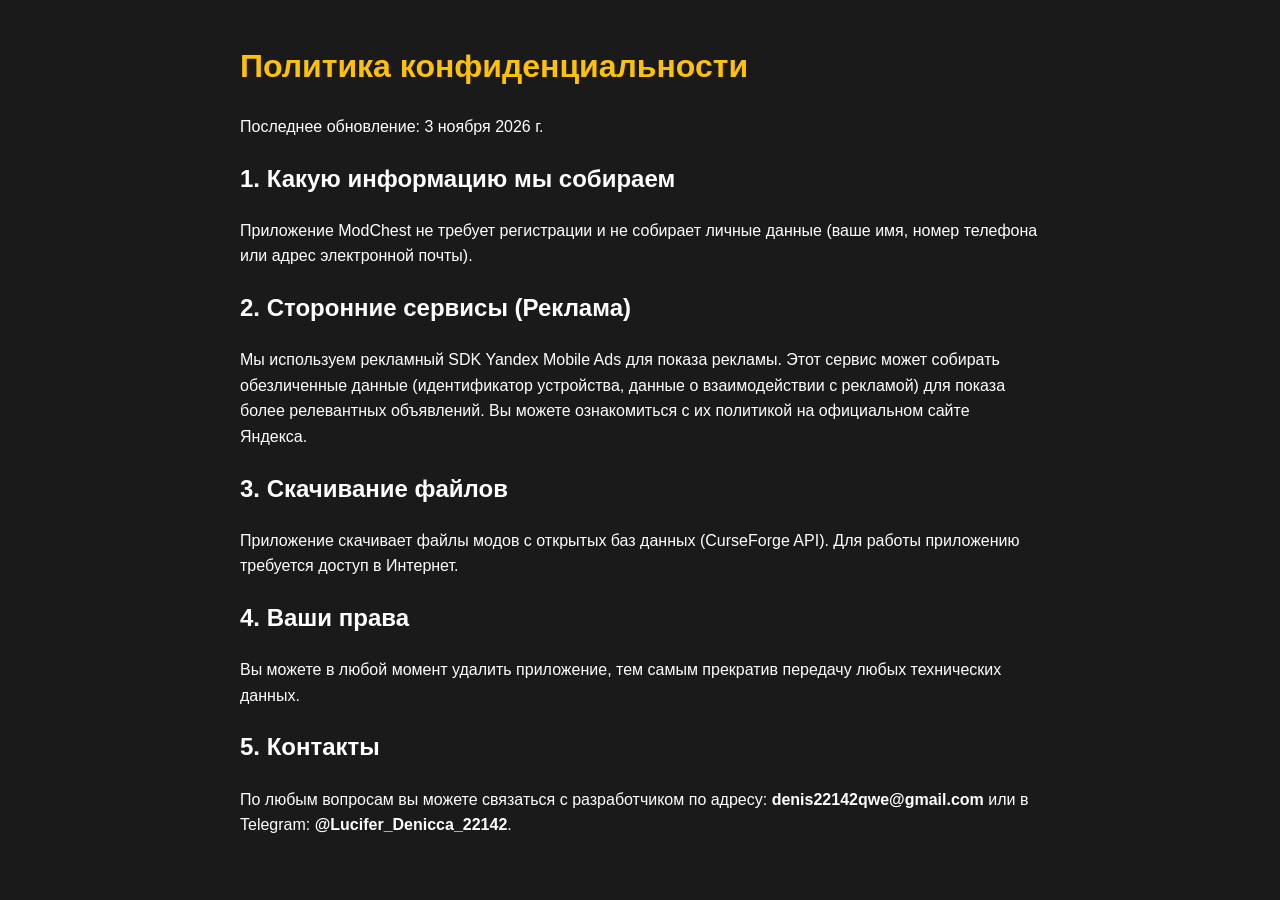
<file: minecraft-mods-app-privacy.html>
<!DOCTYPE html>
<html lang="ru">
<head>
    <meta charset="UTF-8">
    <meta name="viewport" content="width=device-width, initial-scale=1.0">
    <title>Политика конфиденциальности ModChest</title>
    <style>body { font-family: sans-serif; line-height: 1.6; max-width: 800px; margin: 0 auto; padding: 20px; background: #1A1A1A; color: white; } h1 { color: #FFC107; }</style>
</head>
<body>
    <h1>Политика конфиденциальности</h1>
    <p>Последнее обновление: 3 ноября 2026 г.</p>
    
    <h2>1. Какую информацию мы собираем</h2>
    <p>Приложение ModChest не требует регистрации и не собирает личные данные (ваше имя, номер телефона или адрес электронной почты).</p>
    
    <h2>2. Сторонние сервисы (Реклама)</h2>
    <p>Мы используем рекламный SDK Yandex Mobile Ads для показа рекламы. Этот сервис может собирать обезличенные данные (идентификатор устройства, данные о взаимодействии с рекламой) для показа более релевантных объявлений. Вы можете ознакомиться с их политикой на официальном сайте Яндекса.</p>

    <h2>3. Скачивание файлов</h2>
    <p>Приложение скачивает файлы модов с открытых баз данных (CurseForge API). Для работы приложению требуется доступ в Интернет.</p>

    <h2>4. Ваши права</h2>
    <p>Вы можете в любой момент удалить приложение, тем самым прекратив передачу любых технических данных.</p>

    <h2>5. Контакты</h2>
    <p>По любым вопросам вы можете связаться с разработчиком по адресу: <strong>denis22142qwe@gmail.com</strong> или в Telegram: <strong>@Lucifer_Denicca_22142</strong>.</p>
</body>
</html>
</file>
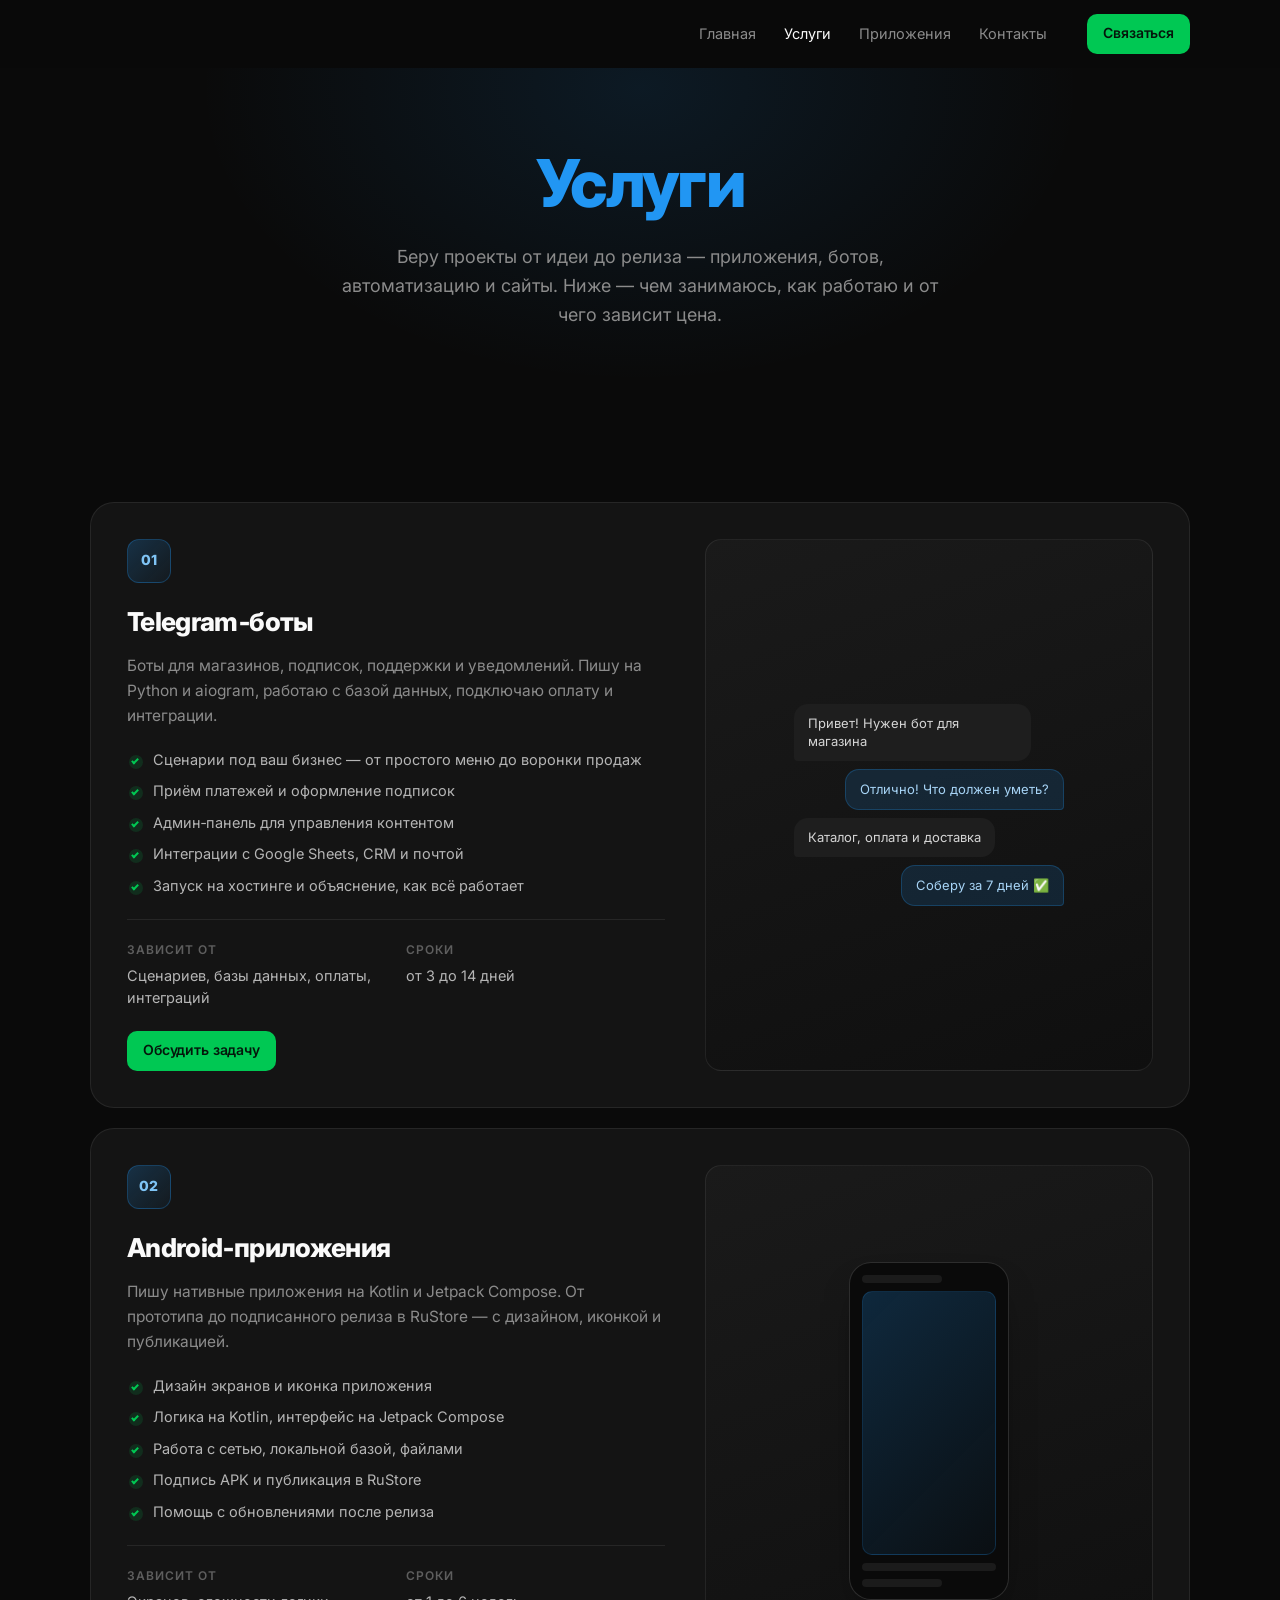
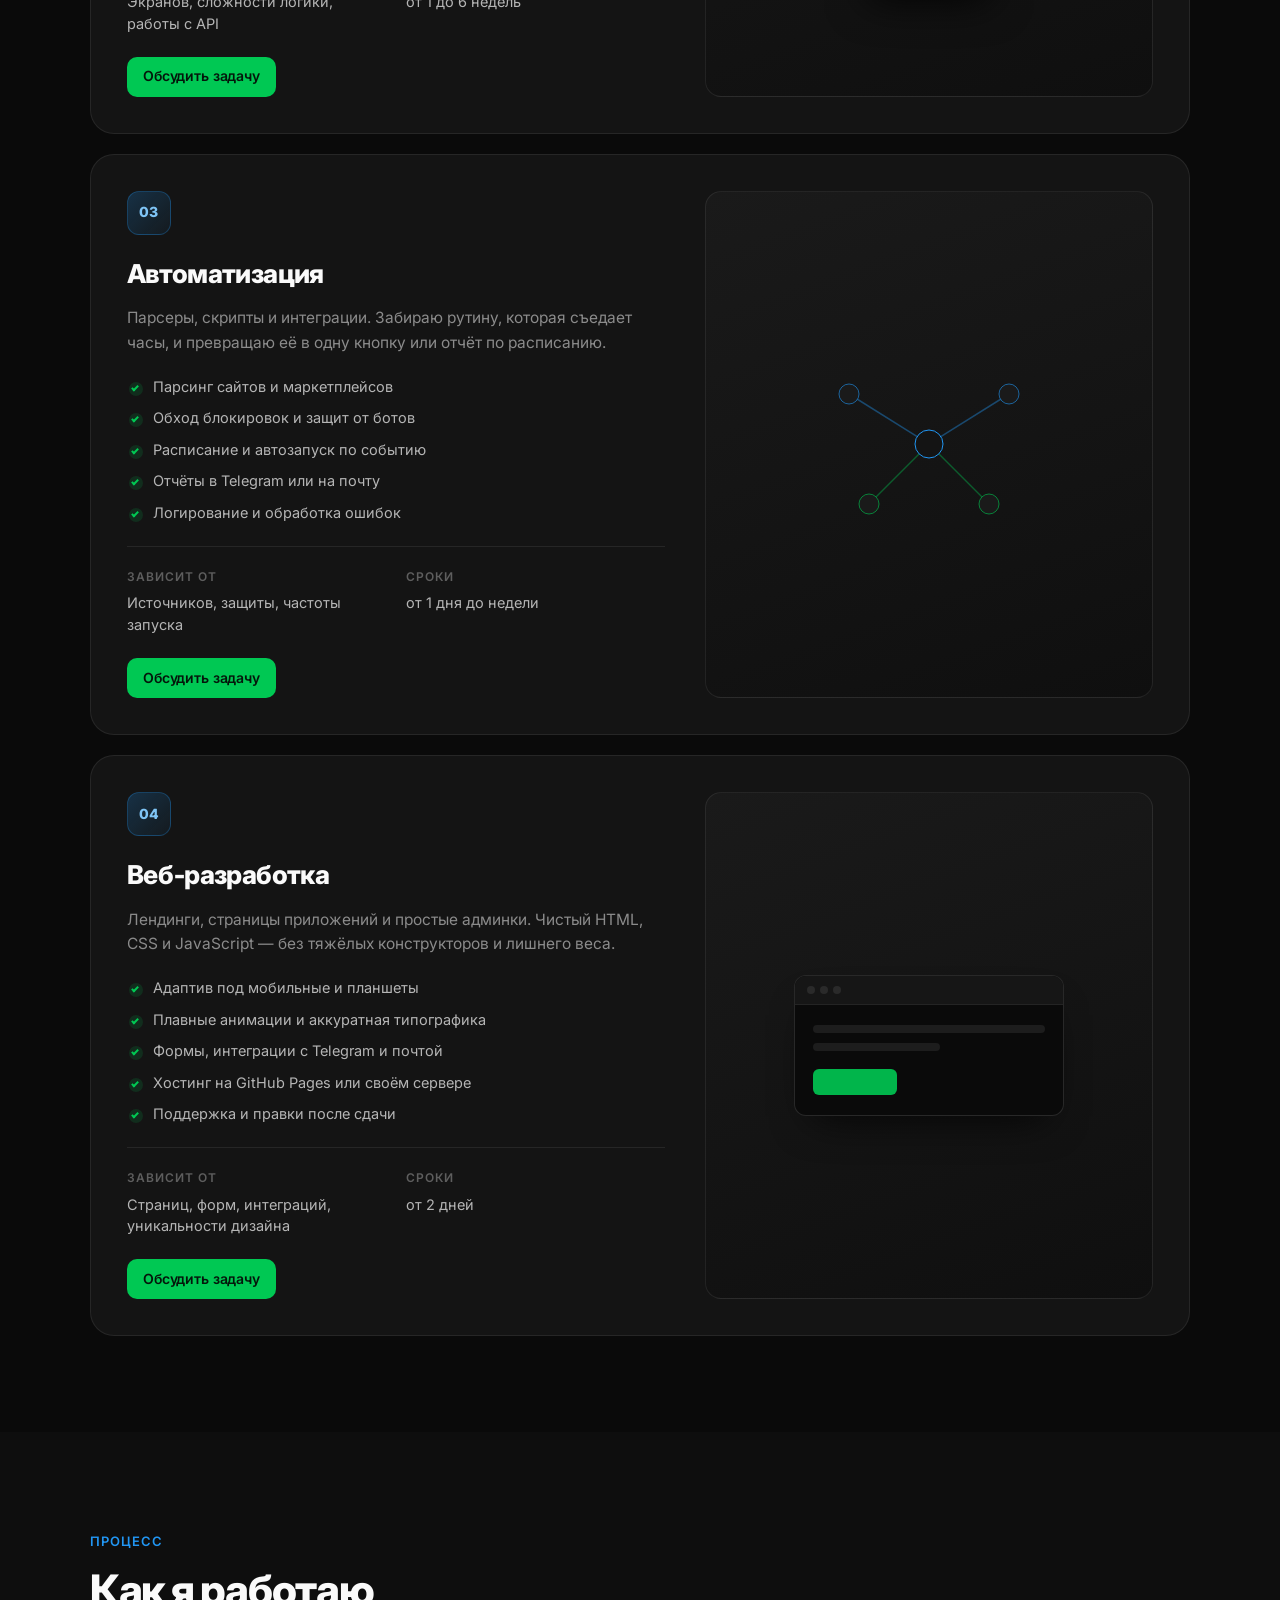
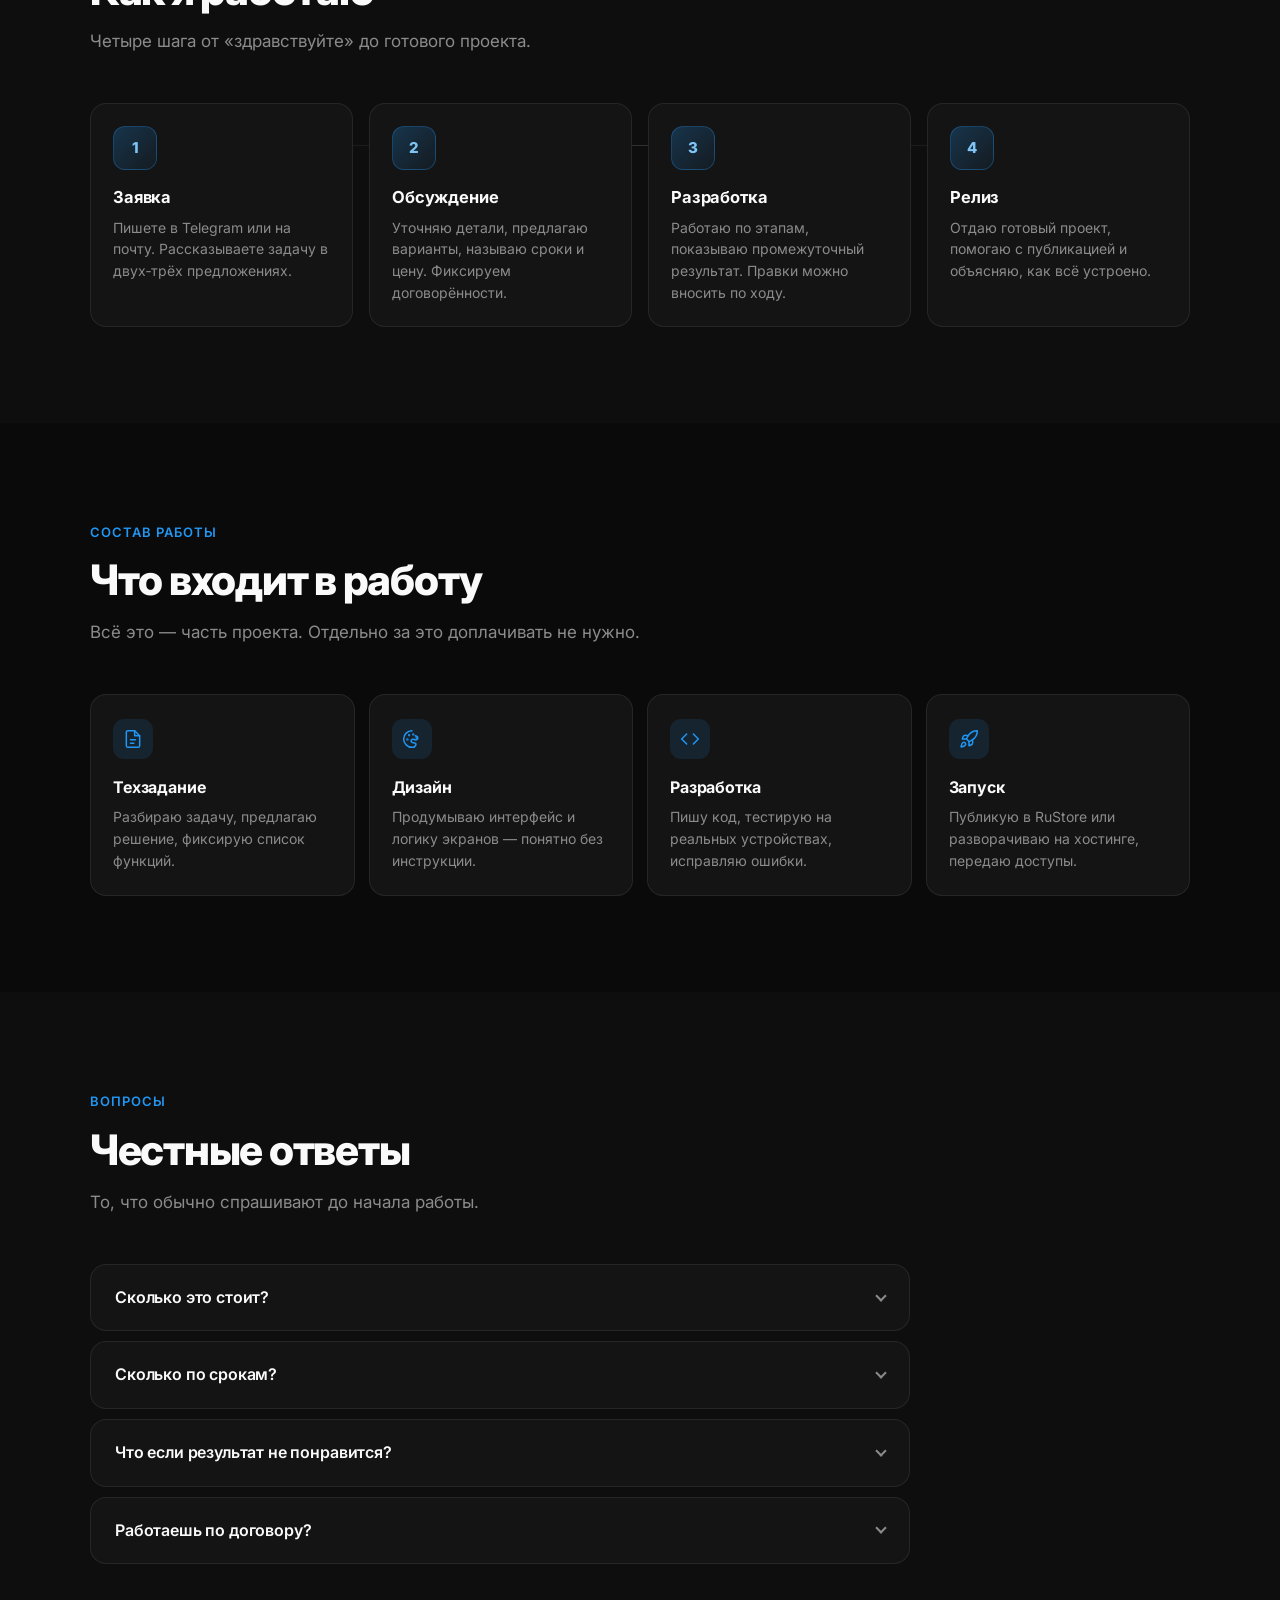
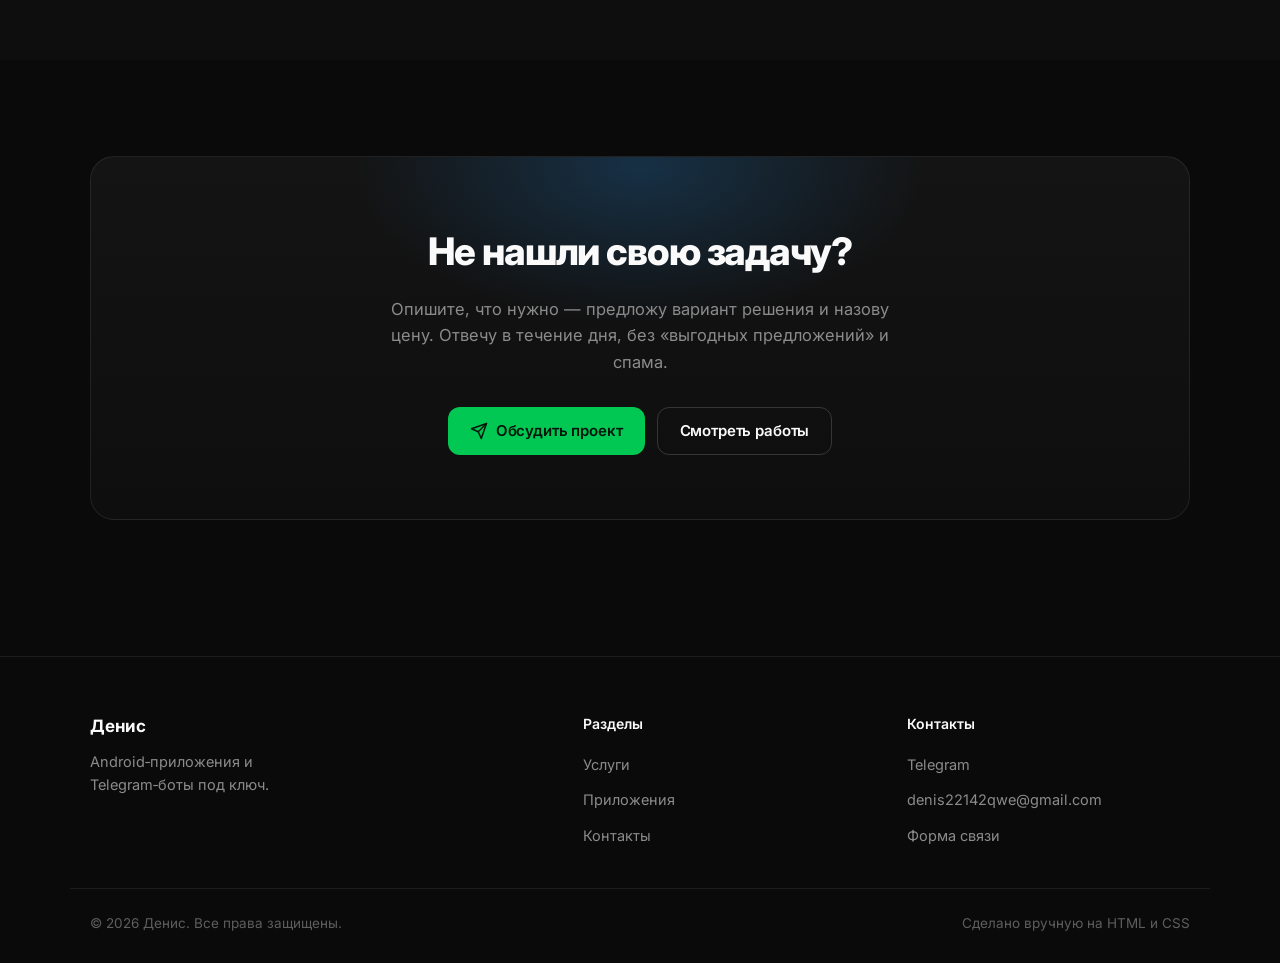
<file: services.html>
<!DOCTYPE html>
<html lang="ru">
<head>
<meta charset="UTF-8">
<meta name="viewport" content="width=device-width, initial-scale=1">
<meta name="theme-color" content="#0A0A0A">
<title>Услуги — Денис</title>
<meta name="description" content="Разработка Telegram-ботов, Android-приложений, автоматизация и веб-разработка. Прозрачные сроки, работа по этапам, публикация в RuStore.">
<meta name="keywords" content="заказать telegram бота, разработка приложений на заказ, автоматизация, парсеры, лендинг">

<link rel="preconnect" href="https://fonts.googleapis.com">
<link rel="preconnect" href="https://fonts.gstatic.com" crossorigin>
<link href="https://fonts.googleapis.com/css2?family=Inter:wght@400;500;600;700;800&display=swap" rel="stylesheet">

<link rel="icon" href="data:image/svg+xml,<svg xmlns='http://www.w3.org/2000/svg' viewBox='0 0 100 100'><rect width='100' height='100' rx='24' fill='%232196F3'/><text x='50' y='70' font-size='58' font-family='Arial' font-weight='bold' fill='white' text-anchor='middle'>Д</text></svg>">

<link rel="stylesheet" href="assets/css/style.css">
</head>
<body>

<!-- ==================== ШАПКА ==================== -->
<header class="header" id="header">
  <div class="container header__inner">

    <nav class="nav" id="nav">
      <ul class="nav__list">
        <li><a class="nav__link" href="index.html">Главная</a></li>
        <li><a class="nav__link is-active" href="services.html">Услуги</a></li>
        <li><a class="nav__link" href="apps.html">Приложения</a></li>
        <li><a class="nav__link" href="contacts.html">Контакты</a></li>
      </ul>
      <button class="btn btn--primary btn--sm nav__cta js-contact">Связаться</button>
    </nav>

    <button class="burger" id="burger" aria-label="Открыть меню" aria-expanded="false" aria-controls="nav">
      <span></span><span></span><span></span>
    </button>

  </div>
</header>

<main>

  <!-- ==================== HERO ==================== -->
  <section class="hero hero--page">
    <div class="container hero__inner">

      <h1 class="hero__title reveal">
        <span class="text-accent">Услуги</span>
      </h1>

      <p class="hero__subtitle reveal" style="transition-delay:.06s">
        Беру проекты от идеи до релиза — приложения, ботов, автоматизацию и сайты.
        Ниже — чем занимаюсь, как работаю и от чего зависит цена.
      </p>

    </div>
  </section>

  <!-- ==================== УСЛУГИ ==================== -->
  <section class="section">
    <div class="container">

      <div class="service-list">

        <!-- ============ TELEGRAM-БОТЫ ============ -->
        <article class="service-block reveal" id="bots">

          <div class="service-block__info">
            <div class="service-block__head">
              <div class="service-block__num">01</div>
            </div>

            <h2 class="service-block__title">Telegram‑боты</h2>

            <p class="service-block__text">
              Боты для магазинов, подписок, поддержки и уведомлений.
              Пишу на Python и aiogram, работаю с базой данных, подключаю оплату и интеграции.
            </p>

            <ul class="check-list">
              <li>Сценарии под ваш бизнес — от простого меню до воронки продаж</li>
              <li>Приём платежей и оформление подписок</li>
              <li>Админ‑панель для управления контентом</li>
              <li>Интеграции с Google Sheets, CRM и почтой</li>
              <li>Запуск на хостинге и объяснение, как всё работает</li>
            </ul>

            <div class="service-meta">
              <div>
                <div class="service-meta__label">Зависит от</div>
                <div class="service-meta__value">Сценариев, базы данных, оплаты, интеграций</div>
              </div>
              <div>
                <div class="service-meta__label">Сроки</div>
                <div class="service-meta__value">от 3 до 14 дней</div>
              </div>
            </div>

            <div class="showcase-item__actions">
              <button class="btn btn--primary btn--sm js-contact">Обсудить задачу</button>
            </div>
          </div>

          <div class="service-block__visual">
            <div class="mock-chat">
              <div class="mock-bubble mock-bubble--in">Привет! Нужен бот для магазина</div>
              <div class="mock-bubble mock-bubble--out">Отлично! Что должен уметь?</div>
              <div class="mock-bubble mock-bubble--in">Каталог, оплата и доставка</div>
              <div class="mock-bubble mock-bubble--out">Соберу за 7 дней ✅</div>
            </div>
          </div>

        </article>

        <!-- ============ ANDROID-ПРИЛОЖЕНИЯ ============ -->
        <article class="service-block reveal" id="android" style="transition-delay:.08s">

          <div class="service-block__info">
            <div class="service-block__head">
              <div class="service-block__num">02</div>
            </div>

            <h2 class="service-block__title">Android‑приложения</h2>

            <p class="service-block__text">
              Пишу нативные приложения на Kotlin и Jetpack Compose. От прототипа
              до подписанного релиза в RuStore — с дизайном, иконкой и публикацией.
            </p>

            <ul class="check-list">
              <li>Дизайн экранов и иконка приложения</li>
              <li>Логика на Kotlin, интерфейс на Jetpack Compose</li>
              <li>Работа с сетью, локальной базой, файлами</li>
              <li>Подпись APK и публикация в RuStore</li>
              <li>Помощь с обновлениями после релиза</li>
            </ul>

            <div class="service-meta">
              <div>
                <div class="service-meta__label">Зависит от</div>
                <div class="service-meta__value">Экранов, сложности логики, работы с API</div>
              </div>
              <div>
                <div class="service-meta__label">Сроки</div>
                <div class="service-meta__value">от 1 до 6 недель</div>
              </div>
            </div>

            <div class="showcase-item__actions">
              <button class="btn btn--primary btn--sm js-contact">Обсудить задачу</button>
            </div>
          </div>

          <div class="service-block__visual">
            <div class="mock-phone">
              <div class="mock-phone__bar mock-phone__bar--short"></div>
              <div class="mock-phone__tile"></div>
              <div class="mock-phone__bar"></div>
              <div class="mock-phone__bar mock-phone__bar--short"></div>
            </div>
          </div>

        </article>

        <!-- ============ АВТОМАТИЗАЦИЯ ============ -->
        <article class="service-block reveal" id="automation" style="transition-delay:.16s">

          <div class="service-block__info">
            <div class="service-block__head">
              <div class="service-block__num">03</div>
            </div>

            <h2 class="service-block__title">Автоматизация</h2>

            <p class="service-block__text">
              Парсеры, скрипты и интеграции. Забираю рутину, которая съедает часы,
              и превращаю её в одну кнопку или отчёт по расписанию.
            </p>

            <ul class="check-list">
              <li>Парсинг сайтов и маркетплейсов</li>
              <li>Обход блокировок и защит от ботов</li>
              <li>Расписание и автозапуск по событию</li>
              <li>Отчёты в Telegram или на почту</li>
              <li>Логирование и обработка ошибок</li>
            </ul>

            <div class="service-meta">
              <div>
                <div class="service-meta__label">Зависит от</div>
                <div class="service-meta__value">Источников, защиты, частоты запуска</div>
              </div>
              <div>
                <div class="service-meta__label">Сроки</div>
                <div class="service-meta__value">от 1 дня до недели</div>
              </div>
            </div>

            <div class="showcase-item__actions">
              <button class="btn btn--primary btn--sm js-contact">Обсудить задачу</button>
            </div>
          </div>

          <div class="service-block__visual">
            <svg class="mock-graph" viewBox="0 0 240 180" fill="none" aria-hidden="true">
              <line x1="40" y1="40" x2="120" y2="90" stroke="#2196F3" stroke-opacity=".4" stroke-width="1.5"/>
              <line x1="200" y1="40" x2="120" y2="90" stroke="#2196F3" stroke-opacity=".4" stroke-width="1.5"/>
              <line x1="120" y1="90" x2="60" y2="150" stroke="#00C853" stroke-opacity=".4" stroke-width="1.5"/>
              <line x1="120" y1="90" x2="180" y2="150" stroke="#00C853" stroke-opacity=".4" stroke-width="1.5"/>
              <circle cx="40" cy="40" r="10" fill="#1A1A1A" stroke="#2196F3" stroke-opacity=".6"/>
              <circle cx="200" cy="40" r="10" fill="#1A1A1A" stroke="#2196F3" stroke-opacity=".6"/>
              <circle cx="120" cy="90" r="14" fill="#141414" stroke="#2196F3"/>
              <circle cx="60" cy="150" r="10" fill="#1A1A1A" stroke="#00C853" stroke-opacity=".6"/>
              <circle cx="180" cy="150" r="10" fill="#1A1A1A" stroke="#00C853" stroke-opacity=".6"/>
            </svg>
          </div>

        </article>

        <!-- ============ ВЕБ-РАЗРАБОТКА ============ -->
        <article class="service-block reveal" id="web" style="transition-delay:.24s">

          <div class="service-block__info">
            <div class="service-block__head">
              <div class="service-block__num">04</div>
            </div>

            <h2 class="service-block__title">Веб‑разработка</h2>

            <p class="service-block__text">
              Лендинги, страницы приложений и простые админки. Чистый HTML, CSS
              и JavaScript — без тяжёлых конструкторов и лишнего веса.
            </p>

            <ul class="check-list">
              <li>Адаптив под мобильные и планшеты</li>
              <li>Плавные анимации и аккуратная типографика</li>
              <li>Формы, интеграции с Telegram и почтой</li>
              <li>Хостинг на GitHub Pages или своём сервере</li>
              <li>Поддержка и правки после сдачи</li>
            </ul>

            <div class="service-meta">
              <div>
                <div class="service-meta__label">Зависит от</div>
                <div class="service-meta__value">Страниц, форм, интеграций, уникальности дизайна</div>
              </div>
              <div>
                <div class="service-meta__label">Сроки</div>
                <div class="service-meta__value">от 2 дней</div>
              </div>
            </div>

            <div class="showcase-item__actions">
              <button class="btn btn--primary btn--sm js-contact">Обсудить задачу</button>
            </div>
          </div>

          <div class="service-block__visual">
            <div class="mock-web">
              <div class="mock-web__chrome">
                <span></span><span></span><span></span>
              </div>
              <div class="mock-web__body">
                <div class="mock-web__line"></div>
                <div class="mock-web__line mock-web__line--short"></div>
                <div class="mock-web__btn"></div>
              </div>
            </div>
          </div>

        </article>

      </div>

    </div>
  </section>

  <!-- ==================== КАК Я РАБОТАЮ ==================== -->
  <section class="section section--soft">
    <div class="container">

      <div class="section-head reveal">
        <span class="eyebrow">Процесс</span>
        <h2 class="section-title">Как я работаю</h2>
        <p class="section-sub">Четыре шага от «здравствуйте» до готового проекта.</p>
      </div>

      <div class="timeline">

        <div class="timeline__step reveal">
          <div class="timeline__num">1</div>
          <h3 class="timeline__title">Заявка</h3>
          <p class="timeline__text">Пишете в Telegram или на почту. Рассказываете задачу в двух‑трёх предложениях.</p>
        </div>

        <div class="timeline__step reveal" style="transition-delay:.08s">
          <div class="timeline__num">2</div>
          <h3 class="timeline__title">Обсуждение</h3>
          <p class="timeline__text">Уточняю детали, предлагаю варианты, называю сроки и цену. Фиксируем договорённости.</p>
        </div>

        <div class="timeline__step reveal" style="transition-delay:.16s">
          <div class="timeline__num">3</div>
          <h3 class="timeline__title">Разработка</h3>
          <p class="timeline__text">Работаю по этапам, показываю промежуточный результат. Правки можно вносить по ходу.</p>
        </div>

        <div class="timeline__step reveal" style="transition-delay:.24s">
          <div class="timeline__num">4</div>
          <h3 class="timeline__title">Релиз</h3>
          <p class="timeline__text">Отдаю готовый проект, помогаю с публикацией и объясняю, как всё устроено.</p>
        </div>

      </div>
    </div>
  </section>

  <!-- ==================== ЧТО ВХОДИТ В РАБОТУ ==================== -->
  <section class="section">
    <div class="container">

      <div class="section-head reveal">
        <span class="eyebrow">Состав работы</span>
        <h2 class="section-title">Что входит в работу</h2>
        <p class="section-sub">Всё это — часть проекта. Отдельно за это доплачивать не нужно.</p>
      </div>

      <div class="include-grid">

        <article class="include-item reveal">
          <div class="include-item__icon">
            <svg viewBox="0 0 24 24" fill="none" stroke="currentColor" stroke-width="1.8" stroke-linecap="round" stroke-linejoin="round"><path d="M14 2H6a2 2 0 0 0-2 2v16a2 2 0 0 0 2 2h12a2 2 0 0 0 2-2V8z"/><path d="M14 2v6h6"/><path d="M9 13h6"/><path d="M9 17h4"/></svg>
          </div>
          <h3 class="include-item__title">Техзадание</h3>
          <p class="include-item__text">Разбираю задачу, предлагаю решение, фиксирую список функций.</p>
        </article>

        <article class="include-item reveal" style="transition-delay:.08s">
          <div class="include-item__icon">
            <svg viewBox="0 0 24 24" fill="none" stroke="currentColor" stroke-width="1.8" stroke-linecap="round" stroke-linejoin="round"><circle cx="13.5" cy="6.5" r=".5"/><circle cx="17.5" cy="10.5" r=".5"/><circle cx="8.5" cy="7.5" r=".5"/><circle cx="6.5" cy="12.5" r=".5"/><path d="M12 2C6.5 2 2 6.5 2 12s4.5 10 10 10c.9 0 1.8-.1 2.6-.4"/><path d="M14.5 21.5c1.1-.5 2-1.5 2.2-2.7.2-1.1-.6-1.9-1.7-2.1l-2.3-.4c-1.1-.2-2-1.2-1.7-2.4.2-1.2 1.5-1.8 2.6-1.5l2.2.6c1.3.4 2.7-.3 3.1-1.6.3-1.1-.3-2.3-1.4-2.7l-1.6-.6"/></svg>
          </div>
          <h3 class="include-item__title">Дизайн</h3>
          <p class="include-item__text">Продумываю интерфейс и логику экранов — понятно без инструкции.</p>
        </article>

        <article class="include-item reveal" style="transition-delay:.16s">
          <div class="include-item__icon">
            <svg viewBox="0 0 24 24" fill="none" stroke="currentColor" stroke-width="1.8" stroke-linecap="round" stroke-linejoin="round"><polyline points="16 18 22 12 16 6"/><polyline points="8 6 2 12 8 18"/></svg>
          </div>
          <h3 class="include-item__title">Разработка</h3>
          <p class="include-item__text">Пишу код, тестирую на реальных устройствах, исправляю ошибки.</p>
        </article>

        <article class="include-item reveal" style="transition-delay:.24s">
          <div class="include-item__icon">
            <svg viewBox="0 0 24 24" fill="none" stroke="currentColor" stroke-width="1.8" stroke-linecap="round" stroke-linejoin="round"><path d="M4.5 16.5c-1.5 1.26-2 5-2 5s3.74-.5 5-2c.71-.84.7-2.13-.09-2.91a2.18 2.18 0 0 0-2.91-.09z"/><path d="m12 15-3-3a22 22 0 0 1 2-3.95A12.88 12.88 0 0 1 22 2c0 2.72-.78 7.5-6 11a22.35 22.35 0 0 1-4 2z"/><path d="M9 12H4s.55-3.03 2-4c1.62-1.08 5 0 5 0"/><path d="M12 15v5s3.03-.55 4-2c1.08-1.62 0-5 0-5"/></svg>
          </div>
          <h3 class="include-item__title">Запуск</h3>
          <p class="include-item__text">Публикую в RuStore или разворачиваю на хостинге, передаю доступы.</p>
        </article>

      </div>
    </div>
  </section>

  <!-- ==================== FAQ ==================== -->
  <section class="section section--soft">
    <div class="container">

      <div class="section-head reveal">
        <span class="eyebrow">Вопросы</span>
        <h2 class="section-title">Честные ответы</h2>
        <p class="section-sub">То, что обычно спрашивают до начала работы.</p>
      </div>

      <div class="faq">

        <details class="faq__item reveal">
          <summary class="faq__q">Сколько это стоит?</summary>
          <div class="faq__answer">
            Зависит от задачи. Простой бот — одна цифра, приложение с интеграциями — другая.
            Назову точную цену после короткого обсуждения, без «сюрпризов» в процессе.
          </div>
        </details>

        <details class="faq__item reveal" style="transition-delay:.06s">
          <summary class="faq__q">Сколько по срокам?</summary>
          <div class="faq__answer">
            Бот — от 3 дней. Приложение — от недели. Лендинг — от 2 дней.
            Точные сроки скажу после обсуждения задачи, чтобы не обещать того,
            что не смогу сделать.
          </div>
        </details>

        <details class="faq__item reveal" style="transition-delay:.12s">
          <summary class="faq__q">Что если результат не понравится?</summary>
          <div class="faq__answer">
            Показываю промежуточный результат на каждом этапе. Если что‑то не так —
            правим сразу, не дожидаясь конца. Так и вам спокойнее, и мне.
          </div>
        </details>

        <details class="faq__item reveal" style="transition-delay:.18s">
          <summary class="faq__q">Работаешь по договору?</summary>
          <div class="faq__answer">
            Да. Обговариваем объём, сроки и оплату, фиксируем в переписке или документе.
            Стандартно — 50% предоплата, остаток после сдачи.
          </div>
        </details>

      </div>
    </div>
  </section>

  <!-- ==================== CTA ==================== -->
  <section class="section">
    <div class="container">
      <div class="cta reveal">
        <div class="cta__glow"></div>
        <h2 class="cta__title">Не нашли свою задачу?</h2>
        <p class="cta__text">
          Опишите, что нужно — предложу вариант решения и назову цену.
          Отвечу в течение дня, без «выгодных предложений» и спама.
        </p>
        <div class="cta__actions">
          <button class="btn btn--primary js-contact">
            <svg width="18" height="18" viewBox="0 0 24 24" fill="none" stroke="currentColor" stroke-width="2" stroke-linecap="round" stroke-linejoin="round"><path d="M22 2 11 13"/><path d="M22 2 15 22l-4-9-9-4 20-7z"/></svg>
            Обсудить проект
          </button>
          <a href="apps.html" class="btn btn--ghost">Смотреть работы</a>
        </div>
      </div>
    </div>
  </section>

</main>

<!-- ==================== ПОДВАЛ ==================== -->
<footer class="footer">
  <div class="container footer__inner">

    <div class="footer__col">
      <div class="footer__brand">Денис</div>
      <p class="footer__desc">Android‑приложения и Telegram‑боты под ключ.</p>
    </div>

    <div class="footer__col">
      <h4 class="footer__title">Разделы</h4>
      <ul class="footer__list">
        <li><a href="services.html">Услуги</a></li>
        <li><a href="apps.html">Приложения</a></li>
        <li><a href="contacts.html">Контакты</a></li>
      </ul>
    </div>

    <div class="footer__col">
      <h4 class="footer__title">Контакты</h4>
      <ul class="footer__list">
        <li><a href="https://t.me/Lucifer_Denicca_22142" target="_blank" rel="noopener">Telegram</a></li>
        <li><a href="mailto:denis22142qwe@gmail.com">denis22142qwe@gmail.com</a></li>
        <li><a href="contacts.html">Форма связи</a></li>
      </ul>
    </div>

  </div>

  <div class="container footer__bottom">
    <span>© <span id="year">2025</span> Денис. Все права защищены.</span>
    <span class="footer__made">Сделано вручную на HTML и CSS</span>
  </div>
</footer>

<!-- ==================== МОДАЛКА КОНТАКТОВ ==================== -->
<div class="modal" id="contactModal" aria-hidden="true">
  <div class="modal__overlay" data-close></div>
  <div class="modal__panel" role="dialog" aria-modal="true" aria-labelledby="contactModalTitle">
    <button class="modal__close" data-close aria-label="Закрыть">
      <svg width="18" height="18" viewBox="0 0 24 24" fill="none" stroke="currentColor" stroke-width="2" stroke-linecap="round" stroke-linejoin="round"><path d="M18 6 6 18"/><path d="m6 6 12 12"/></svg>
    </button>

    <h3 class="modal__title" id="contactModalTitle">Связаться со мной</h3>
    <p class="modal__text">Выберите удобный способ — отвечу в течение дня.</p>

    <div class="contact-grid">

      <a href="https://t.me/Lucifer_Denicca_22142" target="_blank" rel="noopener" class="contact-item">
        <div class="contact-item__icon contact-item__icon--tg">
          <svg viewBox="0 0 24 24" fill="currentColor"><path d="M9.78 18.65l.28-4.23 7.68-6.92c.34-.31-.07-.46-.52-.19L7.74 13.3 3.64 12c-.88-.25-.89-.86.2-1.3l15.97-6.16c.73-.33 1.43.18 1.15 1.3l-2.72 12.81c-.19.91-.74 1.13-1.5.71L12.6 16.3l-1.99 1.93c-.23.23-.42.42-.83.42z"/></svg>
        </div>
        <div>
          <div class="contact-item__name">Telegram</div>
          <div class="contact-item__value">@Lucifer_Denicca_22142</div>
        </div>
      </a>

      <a href="mailto:denis22142qwe@gmail.com" class="contact-item">
        <div class="contact-item__icon contact-item__icon--email">
          <svg viewBox="0 0 24 24" fill="none" stroke="currentColor" stroke-width="2" stroke-linecap="round" stroke-linejoin="round"><rect x="2" y="4" width="20" height="16" rx="2"/><path d="m22 7-10 7L2 7"/></svg>
        </div>
        <div>
          <div class="contact-item__name">Email</div>
          <div class="contact-item__value">denis22142qwe@gmail.com</div>
        </div>
      </a>

      <a href="https://vk.ru/lucifer_22142" target="_blank" rel="noopener" class="contact-item">
        <div class="contact-item__icon contact-item__icon--vk">VK</div>
        <div>
          <div class="contact-item__name">ВКонтакте</div>
          <div class="contact-item__value">vk.ru/lucifer_22142</div>
        </div>
      </a>

      <a href="viber://chat?number=%2B375295817109" class="contact-item">
        <div class="contact-item__icon contact-item__icon--viber">
          <svg viewBox="0 0 24 24" fill="currentColor"><path d="M12 1C6.5 1 2 5.1 2 10.2c0 2.9 1.5 5.5 3.9 7.2v3.3c0 .7.8 1.1 1.4.7l3.4-2.3c.4.1.9.1 1.3.1 5.5 0 10-4.1 10-9.2S17.5 1 12 1zm3.6 12.6c-.3.8-1.6 1.5-2.2 1.6-.6.1-1.3.2-4-1-2.7-1.2-4.4-4-4.6-4.2-.1-.2-1-1.3-1-2.5s.6-1.8.9-2c.3-.3.6-.3.8-.3h.6c.2 0 .4 0 .6.5l.8 2c.1.2.1.4 0 .5l-.3.5-.4.5c-.1.1-.3.3-.1.6.2.3.8 1.3 1.7 2.1 1.1 1 2.1 1.3 2.4 1.5.3.1.5.1.7-.1l.9-1c.2-.3.5-.2.7-.1l2 .9c.3.1.5.2.6.3.1.1.1.5-.1 1.3z"/></svg>
        </div>
        <div>
          <div class="contact-item__name">Viber</div>
          <div class="contact-item__value">+375 29 581‑71‑09</div>
        </div>
      </a>

    </div>
  </div>
</div>

<script src="assets/js/main.js"></script>
</body>
</html>
</file>
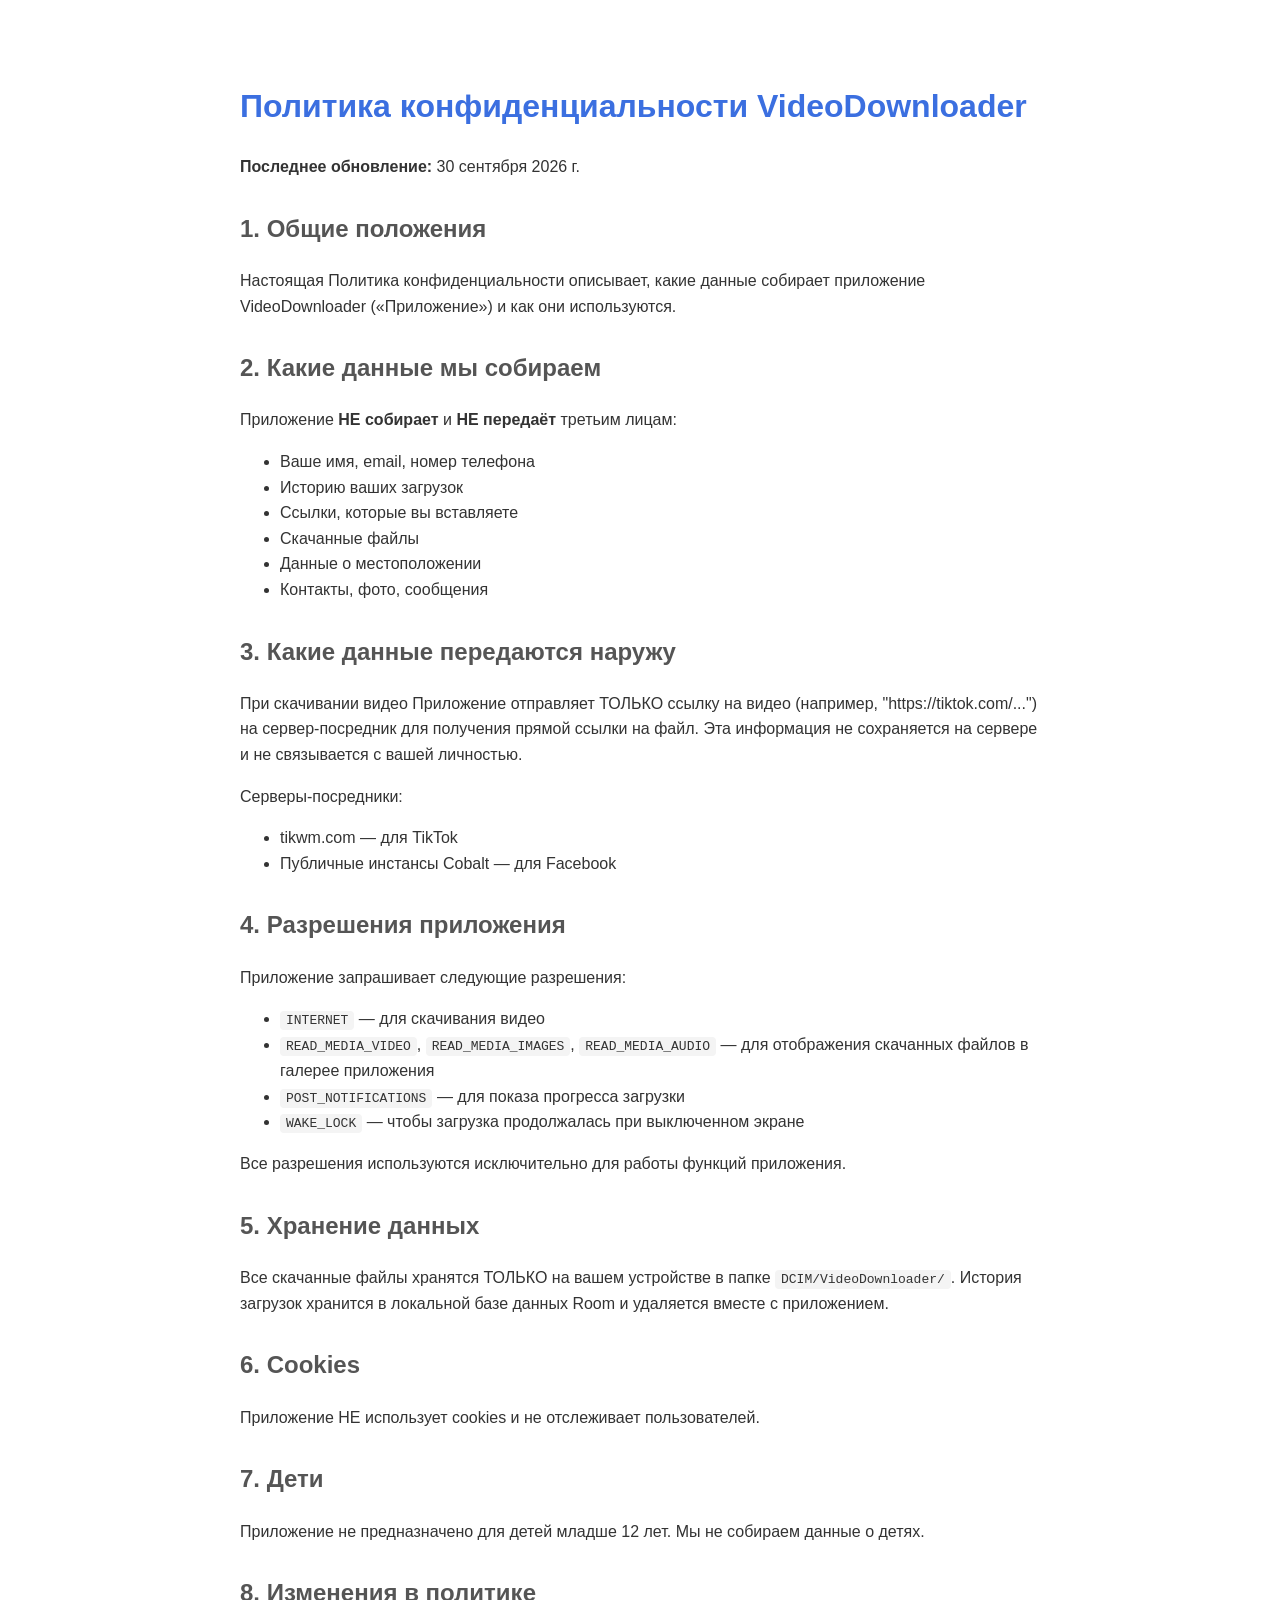
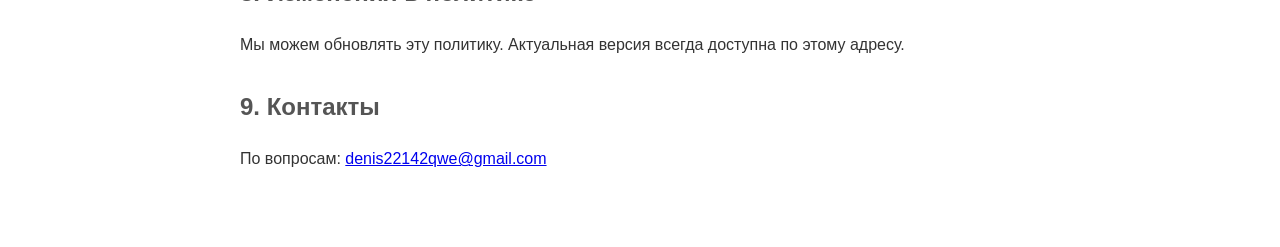
<file: videodownloader-privacy.html>
<!DOCTYPE html>
<html lang="ru">
<head>
    <meta charset="UTF-8">
    <meta name="viewport" content="width=device-width, initial-scale=1.0">
    <title>Политика конфиденциальности — VideoDownloader</title>
    <style>
        body { font-family: -apple-system, BlinkMacSystemFont, 'Segoe UI', Roboto, sans-serif; max-width: 800px; margin: 40px auto; padding: 20px; line-height: 1.6; color: #333; }
        h1 { color: #3B6FE0; }
        h2 { color: #555; margin-top: 30px; }
        code { background: #f4f4f4; padding: 2px 6px; border-radius: 4px; }
    </style>
</head>
<body>
    <h1>Политика конфиденциальности VideoDownloader</h1>
    <p><strong>Последнее обновление:</strong> 30 сентября 2026 г.</p>

    <h2>1. Общие положения</h2>
    <p>Настоящая Политика конфиденциальности описывает, какие данные собирает приложение VideoDownloader («Приложение») и как они используются.</p>

    <h2>2. Какие данные мы собираем</h2>
    <p>Приложение <strong>НЕ собирает</strong> и <strong>НЕ передаёт</strong> третьим лицам:</p>
    <ul>
        <li>Ваше имя, email, номер телефона</li>
        <li>Историю ваших загрузок</li>
        <li>Ссылки, которые вы вставляете</li>
        <li>Скачанные файлы</li>
        <li>Данные о местоположении</li>
        <li>Контакты, фото, сообщения</li>
    </ul>

    <h2>3. Какие данные передаются наружу</h2>
    <p>При скачивании видео Приложение отправляет ТОЛЬКО ссылку на видео (например, "https://tiktok.com/...") на сервер-посредник для получения прямой ссылки на файл. Эта информация не сохраняется на сервере и не связывается с вашей личностью.</p>
    <p>Серверы-посредники:</p>
    <ul>
        <li>tikwm.com — для TikTok</li>
        <li>Публичные инстансы Cobalt — для Facebook</li>
    </ul>

    <h2>4. Разрешения приложения</h2>
    <p>Приложение запрашивает следующие разрешения:</p>
    <ul>
        <li><code>INTERNET</code> — для скачивания видео</li>
        <li><code>READ_MEDIA_VIDEO</code>, <code>READ_MEDIA_IMAGES</code>, <code>READ_MEDIA_AUDIO</code> — для отображения скачанных файлов в галерее приложения</li>
        <li><code>POST_NOTIFICATIONS</code> — для показа прогресса загрузки</li>
        <li><code>WAKE_LOCK</code> — чтобы загрузка продолжалась при выключенном экране</li>
    </ul>
    <p>Все разрешения используются исключительно для работы функций приложения.</p>

    <h2>5. Хранение данных</h2>
    <p>Все скачанные файлы хранятся ТОЛЬКО на вашем устройстве в папке <code>DCIM/VideoDownloader/</code>. История загрузок хранится в локальной базе данных Room и удаляется вместе с приложением.</p>

    <h2>6. Cookies</h2>
    <p>Приложение НЕ использует cookies и не отслеживает пользователей.</p>

    <h2>7. Дети</h2>
    <p>Приложение не предназначено для детей младше 12 лет. Мы не собираем данные о детях.</p>

    <h2>8. Изменения в политике</h2>
    <p>Мы можем обновлять эту политику. Актуальная версия всегда доступна по этому адресу.</p>

    <h2>9. Контакты</h2>
    <p>По вопросам: <a href="mailto:denis22142qwe@gmail.com">denis22142qwe@gmail.com</a></p>
</body>
</html>
</file>
<file: assets/css/style.css>
/* ============================================================
   RESET
   ============================================================ */
*,*::before,*::after{box-sizing:border-box;margin:0;padding:0}

:root{
  --bg:#0A0A0A;
  --bg-soft:#0E0E0E;
  --card:#141414;
  --card-hover:#1A1A1A;
  --border:rgba(255,255,255,.08);
  --border-strong:rgba(255,255,255,.16);
  --text:#FAFAFA;
  --muted:#8B8B8B;
  --accent:#2196F3;
  --green:#00C853;
  --r-sm:12px;
  --r:16px;
  --r-lg:24px;
  --container:1140px;
  --ease:cubic-bezier(.22,.61,.36,1);
}

html{scroll-behavior:smooth;-webkit-text-size-adjust:100%}

body{
  font-family:'Inter',-apple-system,BlinkMacSystemFont,'Segoe UI',Roboto,sans-serif;
  background:var(--bg);
  color:var(--text);
  line-height:1.6;
  font-size:16px;
  -webkit-font-smoothing:antialiased;
  -moz-osx-font-smoothing:grayscale;
  overflow-x:hidden;
}

img,svg{display:block;max-width:100%}
a{color:inherit;text-decoration:none}
ul{list-style:none}
button{font:inherit;background:none;border:none;color:inherit;cursor:pointer}

::selection{background:var(--accent);color:#fff}

::-webkit-scrollbar{width:10px}
::-webkit-scrollbar-track{background:var(--bg)}
::-webkit-scrollbar-thumb{background:#262626;border-radius:10px}
::-webkit-scrollbar-thumb:hover{background:#333}

/* ============================================================
   LAYOUT
   ============================================================ */
.container{
  width:100%;
  max-width:var(--container);
  margin:0 auto;
  padding:0 20px;
}

.section{padding:96px 0}
.section--soft{background:var(--bg-soft)}

.section-head{max-width:640px;margin-bottom:48px}
.section-head--row{
  max-width:none;
  display:flex;align-items:flex-end;justify-content:space-between;
  gap:24px;flex-wrap:wrap;
}

.eyebrow{
  display:inline-block;
  font-size:13px;font-weight:600;
  letter-spacing:.08em;text-transform:uppercase;
  color:var(--accent);
  margin-bottom:14px;
}

.section-title{
  font-size:clamp(28px,4vw,42px);
  font-weight:800;
  letter-spacing:-.03em;
  line-height:1.15;
  margin-bottom:14px;
}

.section-sub{
  color:var(--muted);
  font-size:17px;
  max-width:560px;
}

.text-accent{color:var(--accent)}

.link-arrow{
  font-size:15px;font-weight:600;
  color:var(--text);
  padding-bottom:6px;
  border-bottom:1px solid var(--border-strong);
  transition:color .2s var(--ease),border-color .2s var(--ease);
}
.link-arrow:hover{color:var(--accent);border-color:var(--accent)}

/* ============================================================
   КНОПКИ
   ============================================================ */
.btn{
  display:inline-flex;align-items:center;justify-content:center;gap:8px;
  min-height:48px;padding:0 22px;
  border-radius:var(--r-sm);
  font-size:15px;font-weight:600;
  letter-spacing:-.01em;
  cursor:pointer;
  white-space:nowrap;
  transition:transform .2s var(--ease),background .2s var(--ease),
             box-shadow .3s var(--ease),border-color .2s var(--ease);
}
.btn:active{transform:scale(.97)}

.btn--primary{background:var(--green);color:#04160B}
.btn--primary:hover{
  background:#00E05E;
  box-shadow:0 10px 34px -10px rgba(0,200,83,.7);
}

.btn--light{background:#FAFAFA;color:#0A0A0A}
.btn--light:hover{
  background:#fff;
  box-shadow:0 10px 34px -12px rgba(255,255,255,.4);
}

.btn--ghost{
  background:transparent;color:var(--text);
  border:1px solid var(--border-strong);
}
.btn--ghost:hover{
  background:rgba(255,255,255,.06);
  border-color:rgba(255,255,255,.3);
}

.btn--sm{min-height:40px;padding:0 16px;font-size:14px;border-radius:10px}

/* ============================================================
   ШАПКА
   ============================================================ */
.header{
  position:sticky;top:0;z-index:100;
  height:68px;
  background:rgba(10,10,10,.72);
  backdrop-filter:blur(14px);
  -webkit-backdrop-filter:blur(14px);
  border-bottom:1px solid transparent;
  transition:border-color .3s var(--ease),background .3s var(--ease);
}
.header.is-scrolled{border-bottom-color:var(--border)}

.header__inner{
  height:100%;
  display:flex;align-items:center;justify-content:flex-end;gap:24px;
}

.nav{display:flex;align-items:center;gap:28px}
.nav__list{display:flex;align-items:center;gap:4px}

.nav__link{
  display:inline-block;
  padding:8px 12px;border-radius:8px;
  font-size:14.5px;color:var(--muted);
  transition:color .2s var(--ease),background .2s var(--ease);
}
.nav__link:hover{color:var(--text);background:rgba(255,255,255,.05)}
.nav__link.is-active{color:var(--text)}

/* Бургер */
.burger{
  display:none;
  width:44px;height:44px;
  border-radius:10px;
  position:relative;
  flex-shrink:0;
}
.burger span{
  position:absolute;left:12px;right:12px;height:2px;
  background:var(--text);border-radius:2px;
  transition:transform .3s var(--ease),opacity .2s var(--ease);
}
.burger span:nth-child(1){top:16px}
.burger span:nth-child(2){top:21px}
.burger span:nth-child(3){top:26px}
.burger.is-open span:nth-child(1){transform:translateY(5px) rotate(45deg)}
.burger.is-open span:nth-child(2){opacity:0}
.burger.is-open span:nth-child(3){transform:translateY(-5px) rotate(-45deg)}

/* ============================================================
   HERO
   ============================================================ */
.hero{
  position:relative;
  padding:110px 0 96px;
  overflow:hidden;
}
.hero::before{
  content:'';
  position:absolute;top:-300px;left:50%;
  transform:translateX(-50%);
  width:960px;height:640px;
  background:radial-gradient(ellipse at center,rgba(33,150,243,.16),transparent 65%);
  pointer-events:none;
}
.hero__inner{position:relative;text-align:center}

.hero--page{padding:80px 0 40px}
.hero--page::before{opacity:.7}

.hero__badge{
  display:inline-flex;align-items:center;gap:9px;
  padding:7px 16px;margin-bottom:26px;
  border:1px solid var(--border);
  border-radius:100px;
  background:rgba(255,255,255,.03);
  font-size:13.5px;color:var(--muted);
}
.hero__badge .dot{
  width:7px;height:7px;border-radius:50%;
  background:var(--green);
  box-shadow:0 0 0 0 rgba(0,200,83,.6);
  animation:pulse 2.2s infinite;
}
@keyframes pulse{
  0%{box-shadow:0 0 0 0 rgba(0,200,83,.55)}
  70%{box-shadow:0 0 0 9px rgba(0,200,83,0)}
  100%{box-shadow:0 0 0 0 rgba(0,200,83,0)}
}

.hero__title{
  font-size:clamp(34px,6.2vw,66px);
  font-weight:800;
  letter-spacing:-.04em;
  line-height:1.08;
  margin-bottom:24px;
}

.hero__subtitle{
  max-width:600px;
  margin:0 auto 36px;
  font-size:clamp(16px,1.6vw,18px);
  color:var(--muted);
}

.hero__actions{
  display:flex;justify-content:center;gap:12px;flex-wrap:wrap;
  margin-bottom:64px;
}

.hero__stats{
  display:flex;justify-content:center;gap:20px;flex-wrap:wrap;
}
.stat{
  min-width:170px;
  padding:20px 26px;
  border:1px solid var(--border);
  border-radius:var(--r);
  background:rgba(255,255,255,.02);
}
.stat__value{
  font-size:20px;font-weight:700;
  letter-spacing:-.02em;
  margin-bottom:4px;
}
.stat__label{font-size:13.5px;color:var(--muted)}

/* ============================================================
   BENTO / КАРТОЧКИ УСЛУГ
   ============================================================ */
.bento{
  display:grid;
  grid-template-columns:repeat(2,1fr);
  gap:16px;
}

.card{
  position:relative;
  padding:30px;
  border:1px solid var(--border);
  border-radius:var(--r-lg);
  background:var(--card);
  overflow:hidden;
  transition:border-color .3s var(--ease),background .3s var(--ease),transform .3s var(--ease);
}
.card::after{
  content:'';
  position:absolute;inset:0;
  background:radial-gradient(420px circle at var(--mx,50%) var(--my,0%),rgba(33,150,243,.1),transparent 45%);
  opacity:0;transition:opacity .35s var(--ease);
  pointer-events:none;
}
.card:hover{
  border-color:var(--border-strong);
  background:var(--card-hover);
  transform:translateY(-3px);
}
.card:hover::after{opacity:1}

.card__icon{
  width:44px;height:44px;
  border-radius:12px;
  display:grid;place-items:center;
  background:rgba(33,150,243,.12);
  color:var(--accent);
  margin-bottom:20px;
}
.card__icon svg{width:22px;height:22px}

.card__title{
  font-size:20px;font-weight:700;
  letter-spacing:-.02em;
  margin-bottom:10px;
}
.card__text{
  color:var(--muted);
  font-size:15px;
  margin-bottom:18px;
}
.card__link{
  font-size:14.5px;font-weight:600;
  color:var(--accent);
}

/* ============================================================
   СЕТКА ПРИЛОЖЕНИЙ (главная)
   ============================================================ */
.grid{display:grid;gap:16px}
.grid--3{grid-template-columns:repeat(3,1fr)}

.app-card{
  display:flex;flex-direction:column;
  padding:24px;
  border:1px solid var(--border);
  border-radius:var(--r-lg);
  background:var(--card);
  text-align:left;
  transition:border-color .3s var(--ease),background .3s var(--ease),transform .3s var(--ease);
}
.app-card:hover{
  border-color:var(--border-strong);
  background:var(--card-hover);
  transform:translateY(-4px);
}

.app-card__head{
  display:flex;align-items:flex-start;justify-content:space-between;
  gap:12px;margin-bottom:18px;
}

.app-card__title{
  font-size:18px;font-weight:700;
  letter-spacing:-.02em;
  margin-bottom:8px;
}
.app-card__text{
  color:var(--muted);font-size:14.5px;
  flex:1;margin-bottom:20px;
}
.app-card__foot{
  display:flex;align-items:center;justify-content:space-between;
  padding-top:16px;
  border-top:1px solid var(--border);
  font-size:14px;
}
.app-card__more{color:var(--muted);font-weight:500;transition:color .2s var(--ease)}
.app-card:hover .app-card__more{color:var(--accent)}

.app-card--empty{
  border-style:dashed;
  background:transparent;
  cursor:pointer;
  font-family:inherit;
}
.app-card--empty:hover{background:rgba(255,255,255,.02)}

/* Иконки приложений */
.app-icon{
  width:56px;height:56px;
  border-radius:15px;
  display:grid;place-items:center;
  font-size:17px;font-weight:800;
  letter-spacing:-.02em;
  color:#fff;
  flex-shrink:0;
  overflow:hidden;
  position:relative;
}
.app-icon--sm{width:46px;height:46px;border-radius:13px;font-size:14px}

.app-icon--qr{background:linear-gradient(135deg,#2196F3,#0D47A1)}
.app-icon--vd{background:linear-gradient(135deg,#00C853,#00796B)}
.app-icon--soon{background:linear-gradient(135deg,#3A3A3A,#1E1E1E);color:var(--muted)}
.app-icon--empty{
  background:transparent;
  border:1px dashed var(--border-strong);
  color:var(--muted);
  font-weight:400;font-size:22px;
}

.app-icon img{
  width:100%;height:100%;
  object-fit:cover;
  object-position:center;
  border-radius:inherit;
  display:block;
}

/* ============================================================
   БЕЙДЖИ
   ============================================================ */
.badge{
  display:inline-flex;align-items:center;
  padding:4px 10px;border-radius:100px;
  font-size:12px;font-weight:600;
  border:1px solid var(--border);
  color:var(--muted);
  white-space:nowrap;
}
.badge--green{
  color:var(--green);
  border-color:rgba(0,200,83,.3);
  background:rgba(0,200,83,.08);
}
.badge--version{
  color:var(--accent);
  border-color:rgba(33,150,243,.3);
  background:rgba(33,150,243,.08);
  font-family:ui-monospace,SFMono-Regular,Menlo,monospace;
}

/* ============================================================
   ОБНОВЛЕНИЯ
   ============================================================ */
.updates{
  display:flex;flex-direction:column;gap:12px;
}

.update{
  display:flex;align-items:flex-start;gap:18px;
  padding:22px 24px;
  border:1px solid var(--border);
  border-radius:var(--r);
  background:var(--card);
  transition:border-color .3s var(--ease),background .3s var(--ease);
}
.update:hover{border-color:var(--border-strong);background:var(--card-hover)}

.update__body{flex:1;min-width:0}
.update__top{
  display:flex;align-items:center;gap:10px;flex-wrap:wrap;
  margin-bottom:6px;
}
.update__title{font-size:16.5px;font-weight:700;letter-spacing:-.01em}
.update__text{color:var(--muted);font-size:14.5px;margin-bottom:8px}
.update__date{font-size:13px;color:#5E5E5E}

/* ============================================================
   ВИТРИНА ПРИЛОЖЕНИЙ (apps.html)
   ============================================================ */
.app-showcase{display:flex;flex-direction:column;gap:20px}

.showcase-item{
  display:grid;
  grid-template-columns:1.1fr 1fr;
  gap:36px;
  padding:32px;
  border:1px solid var(--border);
  border-radius:var(--r-lg);
  background:var(--card);
  transition:border-color .3s var(--ease),background .3s var(--ease);
}
.showcase-item:hover{border-color:var(--border-strong);background:var(--card-hover)}

.showcase-item--soon{border-style:dashed;background:transparent}
.showcase-item--soon:hover{background:rgba(255,255,255,.02)}

.showcase-item__info{display:flex;flex-direction:column;min-width:0}

.showcase-item__head{
  display:flex;align-items:center;gap:12px;margin-bottom:20px;
  flex-wrap:wrap;
}

.showcase-item__title{
  font-size:26px;font-weight:800;letter-spacing:-.025em;
  margin-bottom:12px;
}
.showcase-item__text{
  color:var(--muted);font-size:15.5px;margin-bottom:20px;
}

.feature-list{
  display:flex;flex-direction:column;gap:9px;
  margin-bottom:26px;
  flex:1;
}
.feature-list li{
  position:relative;
  padding-left:24px;
  font-size:14.5px;
  color:#B5B5B5;
}
.feature-list li::before{
  content:'';
  position:absolute;left:4px;top:9px;
  width:6px;height:6px;border-radius:50%;
  background:var(--accent);
}

.showcase-item__actions{display:flex;gap:10px;flex-wrap:wrap}

/* ============================================================
   КАРУСЕЛЬ СКРИНШОТОВ
   ============================================================ */
.shots{
  display:flex;
  flex-direction:column;
  gap:12px;
  min-width:0;
}

.shots__viewport{
  display:grid;
  grid-auto-flow:column;
  grid-auto-columns:calc((100% - 20px) / 3);
  gap:10px;
  overflow-x:auto;
  overflow-y:hidden;
  scroll-snap-type:x mandatory;
  scroll-behavior:smooth;
  padding-bottom:2px;
  scrollbar-width:none;
  -ms-overflow-style:none;
  -webkit-overflow-scrolling:touch;
  overscroll-behavior-x:contain;
}
.shots__viewport::-webkit-scrollbar{display:none}

.shot{
  scroll-snap-align:start;
  aspect-ratio:9/19;
  border-radius:14px;
  background:linear-gradient(160deg,#1E1E1E,#101010);
  border:1px solid var(--border);
  display:grid;place-items:center;
  padding:0;
  overflow:hidden;
  cursor:zoom-in;
  font-family:inherit;
  font-size:11.5px;color:#5E5E5E;
  text-align:center;
  transition:border-color .2s var(--ease),transform .2s var(--ease),box-shadow .3s var(--ease);
}
.shot:hover{
  border-color:var(--border-strong);
  transform:translateY(-2px);
  box-shadow:0 14px 30px -18px rgba(0,0,0,.9);
}
.shot img{
  width:100%;height:100%;
  object-fit:cover;
  object-position:top;
  display:block;
}
.shot--empty{border-style:dashed}
.shot--empty span{font-size:22px;color:#3A3A3A}

.shots__nav{
  display:flex;
  align-items:center;
  justify-content:center;
  gap:12px;
  min-height:36px;
}
.shots:not(.shots--has-overflow) .shots__nav{
  display:none;
}

.shots__arrow{
  width:36px;height:36px;
  border-radius:10px;
  display:grid;place-items:center;
  color:var(--text);
  border:1px solid var(--border);
  background:rgba(255,255,255,.02);
  transition:background .2s var(--ease),border-color .2s var(--ease),opacity .2s var(--ease),transform .2s var(--ease);
}
.shots__arrow:hover:not(:disabled){
  background:rgba(255,255,255,.06);
  border-color:var(--border-strong);
}
.shots__arrow:active:not(:disabled){transform:scale(.94)}
.shots__arrow:disabled{
  opacity:.3;
  cursor:not-allowed;
}
.shots__arrow svg{width:16px;height:16px}

.shots__dots{
  display:flex;
  gap:6px;
  align-items:center;
}
.shots__dot{
  width:6px;height:6px;
  border-radius:50%;
  background:#3A3A3A;
  padding:0;
  transition:background .2s var(--ease),transform .2s var(--ease);
}
.shots__dot.is-active{
  background:var(--accent);
  transform:scale(1.35);
}

/* ============================================================
   ЛАЙТБОКС (увеличение скриншотов)
   ============================================================ */
.lightbox{
  position:fixed;inset:0;z-index:300;
  display:flex;align-items:center;justify-content:center;
  padding:60px 24px;
  background:rgba(0,0,0,.88);
  backdrop-filter:blur(10px);
  -webkit-backdrop-filter:blur(10px);
  opacity:0;visibility:hidden;
  transition:opacity .25s var(--ease),visibility .25s var(--ease);
  cursor:zoom-out;
}
.lightbox.is-open{opacity:1;visibility:visible}

.lightbox__img{
  max-width:100%;
  max-height:100%;
  width:auto;height:auto;
  border-radius:14px;
  box-shadow:0 40px 100px -20px rgba(0,0,0,.9);
  transform:scale(.96);
  transition:transform .3s var(--ease);
  cursor:default;
}
.lightbox.is-open .lightbox__img{transform:none}

.lightbox__close{
  position:absolute;
  top:20px;right:20px;
  width:44px;height:44px;
  border-radius:12px;
  display:grid;place-items:center;
  background:rgba(255,255,255,.08);
  color:#fff;
  transition:background .2s var(--ease);
  cursor:pointer;
  z-index:1;
}
.lightbox__close:hover{background:rgba(255,255,255,.18)}

/* ============================================================
   CTA
   ============================================================ */
.cta{
  position:relative;
  padding:64px 40px;
  border:1px solid var(--border);
  border-radius:var(--r-lg);
  background:linear-gradient(180deg,#141414,#0E0E0E);
  text-align:center;
  overflow:hidden;
}
.cta__glow{
  position:absolute;top:-160px;left:50%;
  transform:translateX(-50%);
  width:620px;height:340px;
  background:radial-gradient(ellipse at center,rgba(33,150,243,.22),transparent 65%);
  pointer-events:none;
}
.cta__title{
  position:relative;
  font-size:clamp(26px,3.6vw,38px);
  font-weight:800;letter-spacing:-.03em;
  margin-bottom:14px;
}
.cta__text{
  position:relative;
  max-width:520px;margin:0 auto 32px;
  color:var(--muted);font-size:16.5px;
}
.cta__actions{
  position:relative;
  display:flex;justify-content:center;gap:12px;flex-wrap:wrap;
}

/* ============================================================
   ПОДВАЛ
   ============================================================ */
.footer{
  border-top:1px solid var(--border);
  padding:56px 0 28px;
  margin-top:40px;
}
.footer__inner{
  display:grid;
  grid-template-columns:1.6fr 1fr 1fr;
  gap:40px;
  padding-bottom:40px;
}
.footer__brand{
  font-size:17px;font-weight:700;letter-spacing:-.01em;
}
.footer__desc{
  color:var(--muted);font-size:14.5px;
  margin-top:10px;max-width:260px;
}
.footer__title{
  font-size:14px;font-weight:600;
  margin-bottom:16px;
}
.footer__list{display:flex;flex-direction:column;gap:10px}
.footer__list a{
  color:var(--muted);font-size:14.5px;
  transition:color .2s var(--ease);
}
.footer__list a:hover{color:var(--text)}

.footer__bottom{
  display:flex;align-items:center;justify-content:space-between;
  gap:16px;flex-wrap:wrap;
  padding-top:24px;
  border-top:1px solid var(--border);
  color:#5E5E5E;font-size:13.5px;
}

/* ============================================================
   МОДАЛКА КОНТАКТОВ
   ============================================================ */
.modal{
  position:fixed;inset:0;z-index:200;
  display:flex;align-items:center;justify-content:center;
  padding:20px;
  opacity:0;visibility:hidden;
  transition:opacity .25s var(--ease),visibility .25s var(--ease);
}
.modal.is-open{opacity:1;visibility:visible}

.modal__overlay{
  position:absolute;inset:0;
  background:rgba(0,0,0,.72);
  backdrop-filter:blur(6px);
  -webkit-backdrop-filter:blur(6px);
}

.modal__panel{
  position:relative;
  width:100%;max-width:480px;
  padding:32px;
  background:#141414;
  border:1px solid var(--border);
  border-radius:var(--r-lg);
  transform:translateY(14px) scale(.98);
  transition:transform .3s var(--ease);
  max-height:calc(100vh - 40px);
  overflow-y:auto;
  box-shadow:0 30px 80px -20px rgba(0,0,0,.7);
}
.modal.is-open .modal__panel{transform:none}

.modal__close{
  position:absolute;top:14px;right:14px;
  width:36px;height:36px;
  border-radius:10px;
  display:grid;place-items:center;
  color:var(--muted);
  transition:background .2s var(--ease),color .2s var(--ease);
}
.modal__close:hover{background:rgba(255,255,255,.06);color:var(--text)}

.modal__title{
  font-size:22px;font-weight:700;letter-spacing:-.02em;
  margin-bottom:8px;
}
.modal__text{color:var(--muted);font-size:15px;margin-bottom:24px}

.contact-grid{display:grid;gap:10px}

.contact-item{
  display:flex;align-items:center;gap:14px;
  padding:14px 16px;
  border:1px solid var(--border);
  border-radius:var(--r);
  background:rgba(255,255,255,.02);
  transition:border-color .2s var(--ease),background .2s var(--ease),transform .2s var(--ease);
}
.contact-item:hover{
  border-color:var(--border-strong);
  background:rgba(255,255,255,.05);
  transform:translateY(-1px);
}

.contact-item__icon{
  width:42px;height:42px;border-radius:11px;
  display:grid;place-items:center;
  color:#fff;font-weight:800;font-size:13px;
  letter-spacing:.02em;
  flex-shrink:0;
}
.contact-item__icon svg{width:20px;height:20px}

.contact-item__icon--tg{background:linear-gradient(135deg,#2AABEE,#229ED9)}
.contact-item__icon--vk{background:#0077FF}
.contact-item__icon--viber{background:linear-gradient(135deg,#7360F2,#5A49D6)}
.contact-item__icon--email{background:linear-gradient(135deg,#4A4A4A,#2A2A2A)}

.contact-item__name{font-size:15px;font-weight:600;margin-bottom:2px}
.contact-item__value{font-size:13.5px;color:var(--muted);word-break:break-all}

/* ============================================================
   АНИМАЦИЯ ПОЯВЛЕНИЯ
   ============================================================ */
.reveal{
  opacity:0;
  transform:translateY(24px);
  transition:opacity .7s var(--ease),transform .7s var(--ease);
}
.reveal.is-visible{opacity:1;transform:none}

/* ============================================================
   АДАПТИВ
   ============================================================ */
@media (max-width:900px){
  .burger{display:block}

  .nav{
    position:fixed;
    top:68px;left:0;right:0;
    flex-direction:column;align-items:stretch;
    gap:0;
    padding:16px 20px 28px;
    background:rgba(10,10,10,.98);
    backdrop-filter:blur(20px);
    -webkit-backdrop-filter:blur(20px);
    border-bottom:1px solid var(--border);
    max-height:calc(100vh - 68px);
    overflow-y:auto;
    opacity:0;
    transform:translateY(-12px);
    pointer-events:none;
    transition:opacity .25s var(--ease),transform .25s var(--ease);
  }
  .nav.is-open{opacity:1;transform:none;pointer-events:auto}

  .nav__list{flex-direction:column;align-items:stretch;gap:2px}
  .nav__link{padding:14px 12px;font-size:16px;border-radius:10px}
  .nav__cta{margin-top:16px;width:100%;min-height:48px}

  body.nav-open{overflow:hidden}

  .section{padding:64px 0}
  .hero{padding:72px 0 64px}
  .hero--page{padding:56px 0 24px}
  .section-head{margin-bottom:32px}

  .bento{grid-template-columns:1fr}
  .grid--3{grid-template-columns:1fr}

  .hero__stats{gap:12px}
  .stat{flex:1;min-width:140px;padding:16px 18px}

  .showcase-item{grid-template-columns:1fr;gap:24px;padding:24px}
  .showcase-item__title{font-size:22px}

  .footer__inner{grid-template-columns:1fr;gap:32px}
  .cta{padding:44px 24px}
}

@media (max-width:560px){
  .hero__actions{flex-direction:column;align-items:stretch}
  .hero__actions .btn{width:100%}
  .cta__actions{flex-direction:column;align-items:stretch}
  .cta__actions .btn{width:100%}
  .update{padding:18px}
  .update .app-icon{display:none}
  .footer__bottom{flex-direction:column;align-items:flex-start}

  .shots__viewport{
    grid-auto-columns:64%;
  }

  .modal{padding:12px}
  .modal__panel{padding:24px 20px}
  .contact-item{padding:12px 14px}
  .contact-item__icon{width:38px;height:38px}

  .lightbox{padding:52px 16px}
  .lightbox__close{top:12px;right:12px}
}

/* Уважаем настройку "меньше движения" */
@media (prefers-reduced-motion:reduce){
  html{scroll-behavior:auto}
  .reveal{opacity:1;transform:none;transition:none}
  .hero__badge .dot{animation:none}
  .shots__viewport{scroll-behavior:auto}
  *{transition-duration:.01ms !important}
}

/* ============================================================
   SERVICES.HTML — блоки услуг, таймлайн, плитки, FAQ
   ============================================================ */

/* ---------- Блоки услуг ---------- */
.service-list{
  display:flex;
  flex-direction:column;
  gap:20px;
}

.service-block{
  display:grid;
  grid-template-columns:1.2fr 1fr;
  gap:40px;
  padding:36px;
  border:1px solid var(--border);
  border-radius:var(--r-lg);
  background:var(--card);
  transition:border-color .3s var(--ease),background .3s var(--ease);
}
.service-block:hover{
  border-color:var(--border-strong);
  background:var(--card-hover);
}

.service-block__info{
  display:flex;
  flex-direction:column;
  min-width:0;
}

.service-block__head{
  display:flex;
  align-items:center;
  gap:14px;
  margin-bottom:18px;
}

.service-block__num{
  width:44px;height:44px;
  border-radius:12px;
  display:grid;place-items:center;
  font-size:14px;font-weight:800;
  letter-spacing:.02em;
  background:linear-gradient(135deg,rgba(33,150,243,.22),rgba(33,150,243,.05));
  color:#7FC4F5;
  border:1px solid rgba(33,150,243,.28);
}

.service-block__title{
  font-size:26px;
  font-weight:800;
  letter-spacing:-.025em;
  margin-bottom:12px;
}

.service-block__text{
  color:var(--muted);
  font-size:15.5px;
  margin-bottom:20px;
}

/* Список с галочками */
.check-list{
  display:flex;
  flex-direction:column;
  gap:9px;
  margin-bottom:22px;
}
.check-list li{
  position:relative;
  padding-left:26px;
  font-size:14.5px;
  color:#B5B5B5;
  line-height:1.55;
}
.check-list li::before{
  content:'';
  position:absolute;
  left:2px;top:6px;
  width:14px;height:14px;
  border-radius:50%;
  background:rgba(0,200,83,.14);
}
.check-list li::after{
  content:'';
  position:absolute;
  left:6px;top:8px;
  width:4px;height:7px;
  border-right:2px solid var(--green);
  border-bottom:2px solid var(--green);
  transform:rotate(45deg);
}

/* Пара «Зависит от / Сроки» */
.service-meta{
  display:grid;
  grid-template-columns:1fr 1fr;
  gap:20px;
  padding-top:20px;
  border-top:1px solid var(--border);
  margin-bottom:22px;
}
.service-meta__label{
  font-size:12px;
  text-transform:uppercase;
  letter-spacing:.08em;
  color:#5E5E5E;
  font-weight:600;
  margin-bottom:6px;
}
.service-meta__value{
  font-size:14.5px;
  color:#B5B5B5;
  line-height:1.5;
}

/* Визуальная часть */
.service-block__visual{
  display:grid;
  place-items:center;
  min-height:280px;
  border-radius:var(--r);
  background:linear-gradient(160deg,#1A1A1A,#0F0F0F);
  border:1px solid var(--border);
  padding:24px;
  position:relative;
  overflow:hidden;
}

/* Мокап чата */
.mock-chat{
  width:100%;
  max-width:270px;
  display:flex;
  flex-direction:column;
  gap:8px;
}
.mock-bubble{
  padding:10px 14px;
  border-radius:14px;
  font-size:13px;
  line-height:1.45;
  max-width:88%;
}
.mock-bubble--in{
  background:#1E1E1E;
  color:#D5D5D5;
  align-self:flex-start;
  border-bottom-left-radius:4px;
}
.mock-bubble--out{
  background:rgba(33,150,243,.14);
  color:#A7D4F6;
  align-self:flex-end;
  border:1px solid rgba(33,150,243,.25);
  border-bottom-right-radius:4px;
}

/* Мокап телефона */
.mock-phone{
  width:160px;
  aspect-ratio:9/19;
  border-radius:22px;
  background:#0A0A0A;
  border:1.5px solid rgba(255,255,255,.14);
  padding:12px;
  display:flex;
  flex-direction:column;
  gap:8px;
  box-shadow:0 20px 40px -20px rgba(0,0,0,.85);
}
.mock-phone__bar{
  height:8px;
  border-radius:4px;
  background:rgba(255,255,255,.07);
}
.mock-phone__bar--short{width:60%}
.mock-phone__tile{
  flex:1;
  border-radius:10px;
  background:linear-gradient(135deg,rgba(33,150,243,.22),rgba(33,150,243,.04));
  border:1px solid rgba(33,150,243,.18);
}

/* Мокап графа */
.mock-graph{
  width:100%;
  max-width:240px;
  height:auto;
}

/* Мокап мини-сайта */
.mock-web{
  width:100%;
  max-width:270px;
  border-radius:12px;
  background:#0A0A0A;
  border:1px solid rgba(255,255,255,.12);
  overflow:hidden;
  box-shadow:0 20px 40px -20px rgba(0,0,0,.85);
}
.mock-web__chrome{
  display:flex;
  gap:5px;
  padding:10px 12px;
  background:#161616;
  border-bottom:1px solid rgba(255,255,255,.06);
}
.mock-web__chrome span{
  width:8px;height:8px;
  border-radius:50%;
  background:#2A2A2A;
}
.mock-web__body{
  padding:20px 18px;
  display:flex;
  flex-direction:column;
  gap:10px;
}
.mock-web__line{
  height:8px;
  border-radius:4px;
  background:rgba(255,255,255,.08);
}
.mock-web__line--short{width:55%}
.mock-web__btn{
  margin-top:8px;
  width:84px;
  height:26px;
  border-radius:6px;
  background:var(--green);
  opacity:.9;
}

/* ---------- Таймлайн ---------- */
.timeline{
  display:grid;
  grid-template-columns:repeat(4,1fr);
  gap:16px;
  position:relative;
}
.timeline::before{
  content:'';
  position:absolute;
  top:42px;
  left:6%;
  right:6%;
  height:1px;
  background:linear-gradient(to right,transparent,rgba(255,255,255,.14),transparent);
  z-index:0;
}
.timeline__step{
  position:relative;
  padding:22px;
  border:1px solid var(--border);
  border-radius:var(--r);
  background:var(--card);
  z-index:1;
  transition:border-color .3s var(--ease),background .3s var(--ease),transform .3s var(--ease);
}
.timeline__step:hover{
  border-color:var(--border-strong);
  background:var(--card-hover);
  transform:translateY(-3px);
}
.timeline__num{
  width:44px;height:44px;
  border-radius:12px;
  display:grid;place-items:center;
  font-size:15px;font-weight:800;
  background:linear-gradient(135deg,rgba(33,150,243,.25),rgba(33,150,243,.06));
  color:#7FC4F5;
  border:1px solid rgba(33,150,243,.3);
  margin-bottom:14px;
}
.timeline__title{
  font-size:16.5px;
  font-weight:700;
  letter-spacing:-.01em;
  margin-bottom:6px;
}
.timeline__text{
  font-size:14px;
  color:var(--muted);
  line-height:1.55;
}

/* ---------- Плитки «Что входит» ---------- */
.include-grid{
  display:grid;
  grid-template-columns:repeat(4,1fr);
  gap:14px;
}
.include-item{
  padding:24px 22px;
  border:1px solid var(--border);
  border-radius:var(--r);
  background:var(--card);
  transition:border-color .3s var(--ease),background .3s var(--ease),transform .3s var(--ease);
}
.include-item:hover{
  border-color:var(--border-strong);
  background:var(--card-hover);
  transform:translateY(-3px);
}
.include-item__icon{
  width:40px;height:40px;
  border-radius:11px;
  display:grid;place-items:center;
  background:rgba(33,150,243,.12);
  color:var(--accent);
  margin-bottom:16px;
}
.include-item__icon svg{width:20px;height:20px}
.include-item__title{
  font-size:16px;
  font-weight:700;
  letter-spacing:-.01em;
  margin-bottom:6px;
}
.include-item__text{
  font-size:14px;
  color:var(--muted);
  line-height:1.55;
}

/* ---------- FAQ ---------- */
.faq{
  display:flex;
  flex-direction:column;
  gap:10px;
  max-width:820px;
}
.faq__item{
  border:1px solid var(--border);
  border-radius:var(--r);
  background:var(--card);
  overflow:hidden;
  transition:border-color .25s var(--ease),background .25s var(--ease);
}
.faq__item:hover{
  border-color:var(--border-strong);
  background:var(--card-hover);
}
.faq__item[open]{
  border-color:var(--border-strong);
  background:var(--card-hover);
}
.faq__q{
  padding:20px 24px;
  cursor:pointer;
  font-size:16px;
  font-weight:600;
  letter-spacing:-.01em;
  color:var(--text);
  list-style:none;
  display:flex;
  align-items:center;
  justify-content:space-between;
  gap:16px;
  transition:color .2s var(--ease);
  user-select:none;
}
.faq__q::-webkit-details-marker{display:none}
.faq__q::after{
  content:'';
  width:8px;height:8px;
  border-right:2px solid var(--muted);
  border-bottom:2px solid var(--muted);
  transform:rotate(45deg);
  transition:transform .3s var(--ease);
  flex-shrink:0;
  margin-top:-4px;
}
.faq__item[open] .faq__q::after{
  transform:rotate(-135deg);
  margin-top:4px;
}
.faq__item[open] .faq__q{color:var(--accent)}
.faq__item[open] .faq__q::after{
  border-color:var(--accent);
}
.faq__answer{
  padding:0 24px 22px;
  color:var(--muted);
  font-size:15px;
  line-height:1.65;
  border-top:1px solid var(--border);
  padding-top:18px;
  margin-top:-1px;
}

/* ---------- Адаптив для services.html ---------- */
@media (max-width:900px){
  .service-block{
    grid-template-columns:1fr;
    gap:24px;
    padding:24px;
  }
  .service-block__title{font-size:22px}
  .service-block__visual{min-height:220px}

  .timeline{grid-template-columns:1fr 1fr}
  .timeline::before{display:none}

  .include-grid{grid-template-columns:1fr 1fr}
}

@media (max-width:560px){
  .service-block{padding:20px}
  .service-meta{grid-template-columns:1fr;gap:14px}
  .timeline{grid-template-columns:1fr}
  .include-grid{grid-template-columns:1fr}
  .faq__q{padding:16px 18px;font-size:15px}
  .faq__answer{padding:0 18px 18px;font-size:14.5px}
}

/* ============================================================
   CONTACTS.HTML — био, стек, принципы, карточки контактов, форма
   ============================================================ */

/* ---------- Bio ---------- */
.bio-grid{
  display:grid;
  grid-template-columns:1.5fr 1fr;
  gap:32px;
  align-items:start;
}
.bio-text p{
  color:var(--muted);
  font-size:15.5px;
  line-height:1.7;
  margin-bottom:14px;
}
.bio-text p:last-child{margin-bottom:0}
.bio-text strong{color:var(--text);font-weight:600}

.bio-text .section-title{margin-bottom:20px}

/* ---------- Stack card ---------- */
.stack-card{
  padding:26px;
  border:1px solid var(--border);
  border-radius:var(--r-lg);
  background:var(--card);
  position:sticky;
  top:88px;
  transition:border-color .3s var(--ease),background .3s var(--ease);
}
.stack-card:hover{
  border-color:var(--border-strong);
  background:var(--card-hover);
}
.stack-card__head{margin-bottom:18px}
.stack-card__head .eyebrow{margin-bottom:0}

.stack-list{
  display:flex;
  flex-direction:column;
  gap:12px;
}
.stack-list li{
  display:flex;
  flex-direction:column;
  gap:3px;
  padding-bottom:12px;
  border-bottom:1px solid var(--border);
}
.stack-list li:last-child{border-bottom:none;padding-bottom:0}
.stack-list__tag{
  font-size:11.5px;
  text-transform:uppercase;
  letter-spacing:.08em;
  font-weight:600;
  color:var(--accent);
}
.stack-list__text{
  font-size:14.5px;
  color:#B5B5B5;
}

/* ---------- Принципы ---------- */
.principles{
  display:grid;
  grid-template-columns:repeat(3,1fr);
  gap:16px;
}
.principle{
  padding:26px;
  border:1px solid var(--border);
  border-radius:var(--r-lg);
  background:var(--card);
  transition:border-color .3s var(--ease),background .3s var(--ease),transform .3s var(--ease);
}
.principle:hover{
  border-color:var(--border-strong);
  background:var(--card-hover);
  transform:translateY(-3px);
}
.principle__num{
  font-size:13px;
  font-weight:800;
  letter-spacing:.08em;
  color:var(--accent);
  margin-bottom:16px;
}
.principle__title{
  font-size:17px;
  font-weight:700;
  letter-spacing:-.015em;
  margin-bottom:10px;
}
.principle__text{
  font-size:14.5px;
  color:var(--muted);
  line-height:1.6;
}

/* ---------- Карточки контактов (большие) ---------- */
.contact-cards{
  display:grid;
  grid-template-columns:1fr 1fr;
  gap:14px;
}
.contact-card{
  display:flex;
  align-items:flex-start;
  gap:16px;
  padding:22px 24px;
  border:1px solid var(--border);
  border-radius:var(--r-lg);
  background:var(--card);
  transition:border-color .25s var(--ease),background .25s var(--ease),transform .25s var(--ease);
}
.contact-card:hover{
  border-color:var(--border-strong);
  background:var(--card-hover);
  transform:translateY(-3px);
}
.contact-card__icon{
  width:48px;height:48px;
  border-radius:13px;
  display:grid;place-items:center;
  color:#fff;font-weight:800;font-size:14px;
  flex-shrink:0;
}
.contact-card__icon svg{width:22px;height:22px}
.contact-card__icon--tg{background:linear-gradient(135deg,#2AABEE,#229ED9)}
.contact-card__icon--vk{background:#0077FF}
.contact-card__icon--viber{background:linear-gradient(135deg,#7360F2,#5A49D6)}
.contact-card__icon--email{background:linear-gradient(135deg,#4A4A4A,#2A2A2A)}

.contact-card__body{min-width:0;flex:1}
.contact-card__name{
  font-size:16px;font-weight:700;letter-spacing:-.01em;
  margin-bottom:3px;
}
.contact-card__value{
  font-size:14px;color:#B5B5B5;
  word-break:break-all;
  margin-bottom:6px;
}
.contact-card__hint{
  font-size:12.5px;color:#5E5E5E;
}

/* ---------- Форма ---------- */
.contact-form{
  max-width:640px;
  padding:32px;
  border:1px solid var(--border);
  border-radius:var(--r-lg);
  background:var(--card);
  display:flex;
  flex-direction:column;
  gap:18px;
}
.contact-form__row{
  display:flex;
  flex-direction:column;
  gap:8px;
}
.contact-form__row label{
  font-size:13.5px;
  font-weight:600;
  color:#B5B5B5;
  letter-spacing:-.005em;
}
.contact-form__row input,
.contact-form__row textarea{
  width:100%;
  padding:13px 16px;
  background:#0E0E0E;
  border:1px solid var(--border);
  border-radius:12px;
  color:var(--text);
  font-family:inherit;
  font-size:15px;
  line-height:1.5;
  transition:border-color .2s var(--ease),background .2s var(--ease);
  resize:vertical;
  min-height:48px;
}
.contact-form__row textarea{min-height:auto}
.contact-form__row input::placeholder,
.contact-form__row textarea::placeholder{
  color:#5E5E5E;
}
.contact-form__row input:focus,
.contact-form__row textarea:focus{
  outline:none;
  border-color:rgba(33,150,243,.55);
  background:#101010;
  box-shadow:0 0 0 3px rgba(33,150,243,.12);
}
.contact-form__submit{
  align-self:flex-start;
  min-height:50px;
}

/* ---------- Адаптив для contacts.html ---------- */
@media (max-width:900px){
  .bio-grid{grid-template-columns:1fr;gap:24px}
  .stack-card{position:static}
  .principles{grid-template-columns:1fr}
  .contact-cards{grid-template-columns:1fr}
}

@media (max-width:560px){
  .contact-form{padding:22px}
  .contact-form__submit{align-self:stretch;width:100%}
  .contact-card{padding:18px 20px}
  .contact-card__icon{width:42px;height:42px}
}

/* ============================================================
   ЯКОРНЫЕ ССЫЛКИ — чтобы шапка не перекрывала заголовок
   ============================================================ */
.service-block,
.showcase-item{
  scroll-margin-top: 88px;
}

/* ============================================================
   ЛАЙТБОКС — навигация между скриншотами
   ============================================================ */
.lightbox__arrow{
  position:absolute;
  top:50%;
  transform:translateY(-50%);
  width:52px;height:52px;
  border-radius:14px;
  display:grid;place-items:center;
  background:rgba(255,255,255,.08);
  color:#fff;
  border:1px solid rgba(255,255,255,.12);
  cursor:pointer;
  z-index:2;
  transition:background .2s var(--ease),transform .2s var(--ease),opacity .2s var(--ease);
}
.lightbox__arrow svg{width:22px;height:22px}
.lightbox__arrow:hover{
  background:rgba(255,255,255,.18);
}
.lightbox__arrow:active{
  transform:translateY(-50%) scale(.94);
}
.lightbox__arrow--prev{left:24px}
.lightbox__arrow--next{right:24px}

.lightbox__arrow[disabled]{
  opacity:.25;
  cursor:default;
  pointer-events:none;
}

.lightbox__counter{
  position:absolute;
  left:50%;
  bottom:24px;
  transform:translateX(-50%);
  padding:6px 14px;
  border-radius:100px;
  font-size:13px;
  font-weight:600;
  color:#B5B5B5;
  background:rgba(255,255,255,.06);
  border:1px solid rgba(255,255,255,.1);
  letter-spacing:.02em;
  z-index:2;
  pointer-events:none;
}

@media (max-width:560px){
  .lightbox__arrow{
    width:44px;height:44px;
    border-radius:12px;
  }
  .lightbox__arrow--prev{left:10px}
  .lightbox__arrow--next{right:10px}
  .lightbox__counter{bottom:14px}
}
</file>
